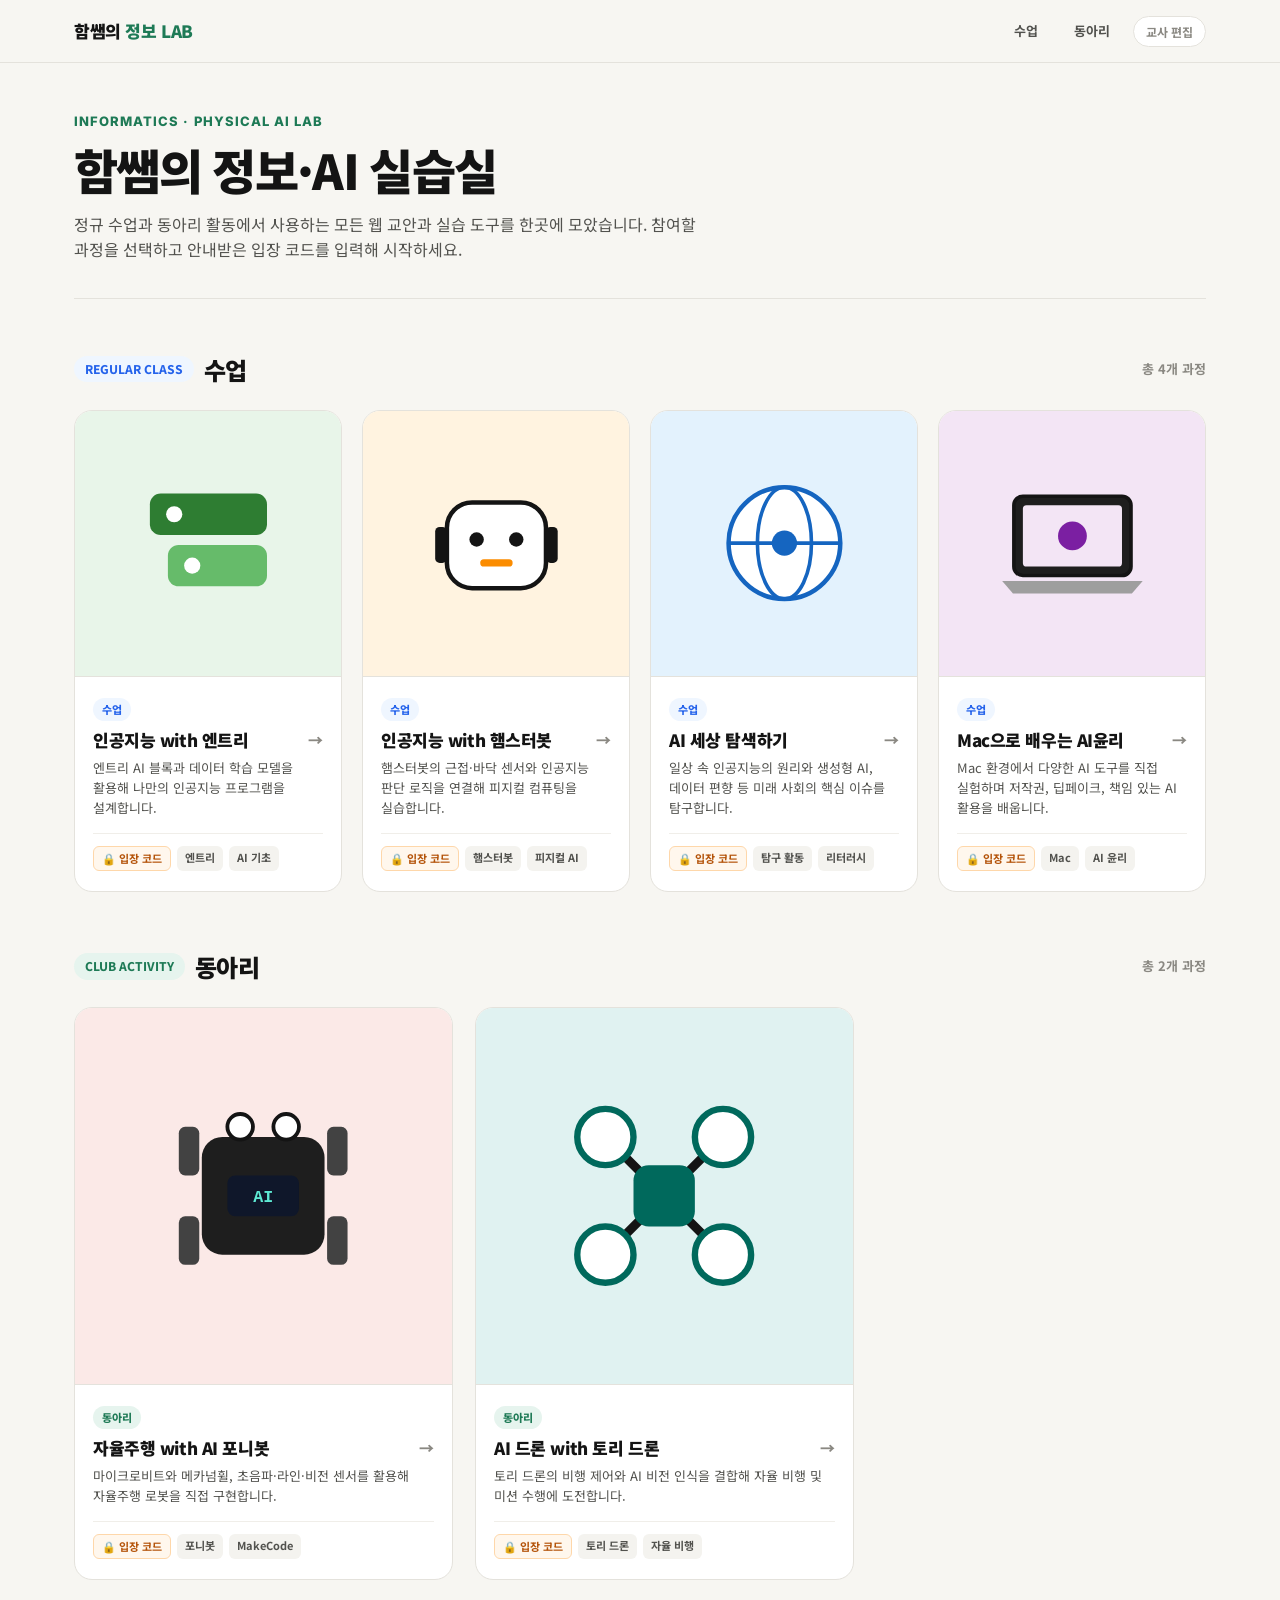
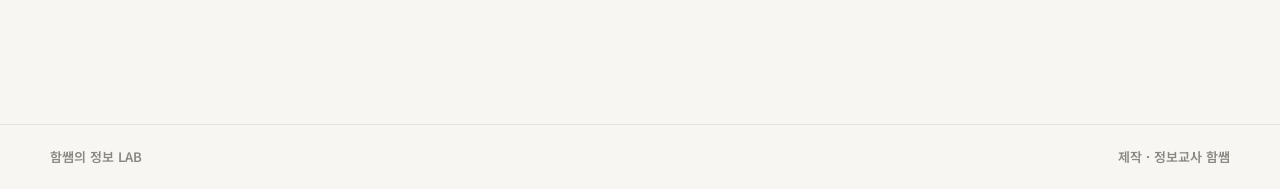
<file: index.html>
<!DOCTYPE html>
<html lang="ko">
<head>
  <meta charset="UTF-8" />
  <meta name="viewport" content="width=device-width, initial-scale=1.0" />
  <title>함쌤의 정보 LAB — 수업 · 동아리 통합 포털</title>
  <link rel="preconnect" href="https://fonts.googleapis.com" />
  <link rel="preconnect" href="https://fonts.gstatic.com" crossorigin />
  <link href="https://fonts.googleapis.com/css2?family=Inter:wght@400;600;700;800&family=JetBrains+Mono:wght@500;700&family=Noto+Sans+KR:wght@400;500;700;800;900&family=Noto+Serif+KR:wght@500;700;900&display=swap" rel="stylesheet" />
  <style>
    :root {
      --bg-paper: #f7f6f2;
      --surface: #ffffff;
      --ink: #141414;
      --ink-sub: #52524e;
      --ink-muted: #8a8882;
      --brand-green: #1e7a56;
      --brand-green-soft: #e6f4ee;
      --brand-blue: #2563eb;
      --brand-blue-soft: #eff6ff;
      --accent: #c84b31;
      --line: #e4e2dc;
      --ease: cubic-bezier(0.22, 1, 0.36, 1);
    }

    * { box-sizing: border-box; margin: 0; padding: 0; }

    body {
      background-color: var(--bg-paper);
      color: var(--ink);
      font-family: 'Noto Sans KR', 'Inter', -apple-system, sans-serif;
      -webkit-font-smoothing: antialiased;
      line-height: 1.55;
      min-height: 100vh;
      display: flex;
      flex-direction: column;
      transition: padding-top 0.3s var(--ease);
    }

    body.edit-mode {
      padding-top: 52px;
      background-color: #efeee9;
    }

    a { color: inherit; text-decoration: none; }

    
    /* ================= FULL-WIDTH FIXED TOP EDITOR BAR ================= */
    #editToolbar {
      position: fixed;
      top: 0; left: 0; right: 0;
      height: 52px;
      z-index: 120;
      display: none;
      align-items: center;
      justify-content: space-between;
      gap: 12px;
      background: #161616;
      color: #ffffff;
      padding: 0 20px;
      border-bottom: 1px solid rgba(255, 255, 255, 0.1);
      box-shadow: 0 4px 20px rgba(0, 0, 0, 0.3);
      font-size: 12px;
      font-weight: 700;
    }
    body.edit-mode #editToolbar { display: flex; }

    .tb-group { display: flex; align-items: center; gap: 7px; }
    .edit-status-badge {
      display: inline-flex; align-items: center; gap: 7px; font-size: 12px; font-weight: 800;
      color: #f5f5f5; padding: 5px 10px; border-radius: 999px;
      background: rgba(200, 75, 49, 0.18); border: 1px solid rgba(200, 75, 49, 0.45); white-space: nowrap;
    }
    .edit-status-dot { width: 7px; height: 7px; border-radius: 50%; background: #ff6b4a; box-shadow: 0 0 8px #ff6b4a; }
    .tb-sep { width: 1px; height: 20px; background: rgba(255, 255, 255, 0.16); margin: 0 2px; }

    .tb-btn {
      background: rgba(255, 255, 255, 0.08); color: #ffffff; border: none; border-radius: 6px;
      padding: 6px 10px; font-size: 12px; font-weight: 700; cursor: pointer; font-family: inherit;
      display: inline-flex; align-items: center; gap: 4px; white-space: nowrap; transition: background 0.15s ease;
    }
    .tb-btn:hover { background: rgba(255, 255, 255, 0.2); }
    .tb-btn.save { background: var(--accent); padding: 6px 12px; }
    .tb-btn.save:hover { background: #b33f27; }
    .tb-btn.github { background: #2563eb; padding: 6px 12px; }
    .tb-btn.github:hover { background: #1d4ed8; }
    .tb-btn:disabled { opacity: 0.55; cursor: wait; }

    .tb-select { background: #262626; color: #ffffff; border: 1px solid rgba(255, 255, 255, 0.16); border-radius: 6px; padding: 5px 8px; font-size: 12px; font-family: inherit; cursor: pointer; }
    .tb-stepper { display: inline-flex; align-items: center; gap: 3px; background: rgba(255, 255, 255, 0.08); border-radius: 6px; padding: 2px 6px; }
    .tb-step-label { font-size: 11px; color: #a3a3a3; margin-right: 2px; }
    .tb-step-val { font-size: 11px; min-width: 32px; text-align: center; font-variant-numeric: tabular-nums; }
    .tb-step-btn { background: transparent; border: none; color: #ffffff; font-size: 13px; font-weight: 800; cursor: pointer; padding: 2px 5px; border-radius: 4px; }
    .tb-step-btn:hover { background: rgba(255, 255, 255, 0.18); }

    /* AI Color Popover */
    .color-wrap { position: relative; }
    #colorPopover {
      position: absolute; top: calc(100% + 10px); left: 0; width: 248px; background: #ffffff; color: #141414;
      border-radius: 12px; padding: 14px; box-shadow: 0 18px 44px rgba(0, 0, 0, 0.28); border: 1px solid var(--line);
      display: none; flex-direction: column; gap: 12px; z-index: 130;
    }
    #colorPopover.open { display: flex; }
    .cp-section-title { font-size: 11px; font-weight: 800; color: var(--ink-muted); display: flex; justify-content: space-between; align-items: center; }
    .cp-ai-grid { display: grid; grid-template-columns: repeat(2, 1fr); gap: 6px; }
    .cp-swatch-btn { display: flex; align-items: center; gap: 7px; padding: 6px 8px; border: 1px solid var(--line); border-radius: 8px; background: #fafafa; cursor: pointer; font-size: 12px; font-weight: 700; color: #141414; font-family: inherit; }
    .cp-swatch-btn:hover { border-color: #141414; background: #f0efe9; }
    .cp-dot { width: 14px; height: 14px; border-radius: 50%; border: 1px solid rgba(0, 0, 0, 0.15); flex-shrink: 0; }
    .cp-custom-row { display: flex; align-items: center; justify-content: space-between; gap: 8px; padding-top: 8px; border-top: 1px solid var(--line); }
    .cp-custom-row input[type="color"] { width: 36px; height: 28px; border: none; background: none; cursor: pointer; }

    .hl {
      background: linear-gradient(transparent 52%, rgba(250, 214, 92, 0.48) 52%);
      padding: 0 4px; border-radius: 2px;
    }

    @media (max-width: 1024px) {
      #editToolbar { height: auto; padding: 8px 14px; flex-wrap: wrap; }
      body.edit-mode { padding-top: 96px; }
      body.edit-mode .site-header { top: 96px; }
    }

    body.edit-mode .editable-text {
      outline: 1px dashed rgba(20, 20, 20, 0.28);
      outline-offset: 3px; border-radius: 4px; cursor: text;
    }
    body.edit-mode .editable-text:focus { outline: 2px solid var(--accent); }

    /* ================= SITE HEADER ================= */
    .site-header {
      position: sticky;
      top: 0;
      z-index: 50;
      background: rgba(247, 246, 242, 0.92);
      backdrop-filter: blur(10px);
      border-bottom: 1px solid var(--line);
    }
    body.edit-mode .site-header { top: 52px; }

    .header-inner {
      max-width: 1180px;
      margin: 0 auto;
      padding: 15px 24px;
      display: flex;
      align-items: center;
      justify-content: space-between;
      gap: 16px;
    }

    .brand {
      display: flex; align-items: center; gap: 10px;
      font-weight: 900; font-size: 17px; letter-spacing: -0.025em;
    }
    .brand-accent { color: var(--brand-green); }

    .header-nav {
      display: flex; align-items: center; gap: 10px;
    }

    .nav-pill {
      padding: 6px 13px; border-radius: 999px; font-size: 13px; font-weight: 700;
      color: var(--ink-sub); transition: all 0.15s ease;
    }
    .nav-pill:hover { background: #eceae4; color: var(--ink); }

    .teacher-btn {
      padding: 6px 12px; border-radius: 999px; border: 1px solid var(--line);
      background: #ffffff; font-size: 12px; font-weight: 700; color: var(--ink-muted);
      cursor: pointer; font-family: inherit; transition: all 0.15s ease;
    }
    .teacher-btn:hover { border-color: var(--ink); color: var(--ink); }

    /* ================= MAIN CONTAINER ================= */
    .container {
      max-width: 1180px;
      width: 100%;
      margin: 0 auto;
      padding: 48px 24px 88px;
      flex: 1;
    }

    /* ================= HERO ================= */
    .hero {
      margin-bottom: 52px;
      padding-bottom: 36px;
      border-bottom: 1px solid var(--line);
    }

    .hero-kicker {
      font-family: 'Inter', sans-serif;
      font-size: 13px;
      font-weight: 800;
      letter-spacing: 0.08em;
      color: var(--brand-green);
      margin-bottom: 10px;
    }

    .hero-title {
      font-size: clamp(32px, 4.2vw, 48px);
      font-weight: 900;
      letter-spacing: -0.035em;
      line-height: 1.18;
      margin-bottom: 14px;
      word-break: keep-all;
    }

    .hero-desc {
      font-size: 16px;
      color: var(--ink-sub);
      max-width: 660px;
      word-break: keep-all;
    }

    /* ================= SECTION HEAD ================= */
    .portal-section {
      margin-bottom: 56px;
    }

    .section-header {
      display: flex;
      align-items: center;
      justify-content: space-between;
      gap: 12px;
      margin-bottom: 22px;
    }

    .section-title-wrap {
      display: flex;
      align-items: center;
      gap: 10px;
    }

    .section-badge {
      font-size: 12px;
      font-weight: 800;
      padding: 4px 11px;
      border-radius: 999px;
    }
    .section-badge.class { background: var(--brand-blue-soft); color: var(--brand-blue); }
    .section-badge.club { background: var(--brand-green-soft); color: var(--brand-green); }

    .section-title {
      font-size: 24px;
      font-weight: 900;
      letter-spacing: -0.025em;
    }

    .section-count {
      font-size: 13px;
      font-weight: 700;
      color: var(--ink-muted);
    }

    /* ================= SQUARE-STYLE CARD GRID ================= */
    .card-grid-4 {
      display: grid;
      grid-template-columns: repeat(4, 1fr);
      gap: 20px;
    }

    .card-grid-2 {
      display: grid;
      grid-template-columns: repeat(2, 1fr);
      gap: 22px;
      max-width: 780px;
    }

    .course-card {
      background: var(--surface);
      border: 1px solid var(--line);
      border-radius: 18px;
      overflow: hidden;
      display: flex;
      flex-direction: column;
      cursor: pointer;
      transition: transform 0.25s var(--ease), box-shadow 0.25s var(--ease), border-color 0.2s ease;
    }

    .course-card:hover {
      transform: translateY(-5px);
      border-color: #c8c5bc;
      box-shadow: 0 18px 36px rgba(0, 0, 0, 0.06);
    }

    body.edit-mode .course-card {
      cursor: default;
    }
    body.edit-mode .course-card:hover {
      transform: none;
      box-shadow: none;
    }

    /* Square Photo Slot (1:1 aspect ratio) */
    .card-thumb {
      position: relative;
      width: 100%;
      aspect-ratio: 1 / 1;
      display: flex;
      align-items: center;
      justify-content: center;
      overflow: hidden;
      border-bottom: 1px solid var(--line);
    }

    .card-thumb img {
      width: 100%;
      height: 100%;
      object-fit: cover;
      display: block;
    }

    .card-thumb svg {
      width: 68%;
      height: 68%;
      object-fit: contain;
    }

    .thumb-edit-overlay {
      display: none;
      position: absolute;
      inset: 0;
      background: rgba(20, 20, 20, 0.68);
      color: #ffffff;
      flex-direction: column;
      align-items: center;
      justify-content: center;
      text-align: center;
      padding: 16px;
      gap: 6px;
      font-size: 13px;
      font-weight: 700;
      cursor: pointer;
      opacity: 0;
      transition: opacity 0.2s ease;
    }
    body.edit-mode .thumb-edit-overlay { display: flex; }
    body.edit-mode .card-thumb:hover .thumb-edit-overlay,
    body.edit-mode .card-thumb.selected .thumb-edit-overlay { opacity: 1; }
    body.edit-mode .card-thumb.selected { outline: 3px solid var(--accent); outline-offset: -3px; }

    .card-body {
      padding: 18px 18px 20px;
      display: flex;
      flex-direction: column;
      flex: 1;
      justify-content: space-between;
      gap: 14px;
    }

    .card-pill {
      display: inline-block;
      font-size: 11px;
      font-weight: 800;
      padding: 3px 9px;
      border-radius: 999px;
      margin-bottom: 8px;
    }
    .card-pill.class { background: var(--brand-blue-soft); color: var(--brand-blue); }
    .card-pill.club { background: var(--brand-green-soft); color: var(--brand-green); }

    .card-title {
      font-size: 17px;
      font-weight: 900;
      letter-spacing: -0.025em;
      line-height: 1.32;
      margin-bottom: 7px;
      word-break: keep-all;
      display: flex;
      align-items: center;
      justify-content: space-between;
      gap: 6px;
    }

    .card-arrow {
      font-size: 15px;
      color: var(--ink-muted);
      transition: transform 0.2s var(--ease), color 0.2s ease;
      flex-shrink: 0;
    }
    .course-card:hover .card-arrow {
      transform: translateX(3px);
      color: var(--ink);
    }

    .card-desc {
      font-size: 13px;
      color: var(--ink-sub);
      line-height: 1.55;
      word-break: keep-all;
    }

    .card-tags {
      display: flex;
      flex-wrap: wrap;
      gap: 6px;
      padding-top: 12px;
      border-top: 1px solid #f0eee9;
    }

    .meta-tag {
      font-size: 11px;
      font-weight: 700;
      padding: 3px 8px;
      border-radius: 6px;
      background: #f4f3ef;
      color: var(--ink-sub);
    }
    .meta-tag.lock {
      background: #fff7ed;
      color: #b45309;
      border: 1px solid #fed7aa;
    }

    /* Teacher Card Edit Panel */
    .card-edit-box {
      display: none;
      margin-top: 12px;
      padding-top: 12px;
      border-top: 1px dashed var(--line);
      flex-direction: column;
      gap: 7px;
      font-size: 11px;
    }
    body.edit-mode .card-edit-box { display: flex; }
    .card-edit-row { display: flex; align-items: center; gap: 6px; }
    .card-edit-row label { width: 44px; color: var(--ink-muted); font-weight: 700; flex-shrink: 0; }
    .card-edit-row input {
      flex: 1; padding: 5px 8px; border: 1px solid var(--line); border-radius: 6px;
      font-size: 11px; font-family: 'JetBrains Mono', monospace; outline: none;
    }
    .card-edit-row input:focus { border-color: var(--ink); }
    .mini-apply-btn {
      padding: 5px 8px; border-radius: 6px; border: none; background: var(--ink);
      color: #fff; font-size: 11px; font-weight: 700; cursor: pointer; font-family: inherit;
    }

    /* ================= MODALS ================= */
    .modal-backdrop {
      position: fixed; inset: 0; background: rgba(0, 0, 0, 0.48); backdrop-filter: blur(4px);
      z-index: 150; display: none; align-items: center; justify-content: center; padding: 20px;
    }
    .modal-backdrop.open { display: flex; }

    .modal-card {
      width: 100%; max-width: 390px; background: #ffffff; border-radius: 18px;
      padding: 28px 24px; box-shadow: 0 24px 60px rgba(0, 0, 0, 0.24); text-align: center;
    }
    .modal-card.shake { animation: shake 0.34s ease; }
    @keyframes shake { 0%, 100% { transform: translateX(0); } 25% { transform: translateX(-8px); } 75% { transform: translateX(8px); } }

    .modal-kicker { font-size: 11px; font-weight: 800; letter-spacing: 0.1em; color: var(--brand-green); margin-bottom: 6px; }
    .modal-title { font-size: 20px; font-weight: 900; letter-spacing: -0.02em; }
    .modal-sub { font-size: 13px; color: var(--ink-sub); margin-top: 6px; word-break: keep-all; }

    .code-input {
      width: 100%; margin: 18px 0 8px; padding: 13px; font-size: 22px; font-weight: 800;
      letter-spacing: 0.3em; text-align: center; border: 1.5px solid var(--line);
      border-radius: 12px; outline: none; font-family: 'JetBrains Mono', monospace;
    }
    .code-input:focus { border-color: var(--ink); }

    .modal-error { min-height: 18px; font-size: 12px; font-weight: 700; color: var(--accent); margin-bottom: 14px; }
    .modal-actions { display: grid; grid-template-columns: 1fr 1fr; gap: 8px; }
    .m-btn {
      padding: 11px; border-radius: 10px; border: 1px solid var(--line);
      background: #f4f3ef; font-size: 14px; font-weight: 700; cursor: pointer; font-family: inherit;
    }
    .m-btn.primary { background: var(--ink); color: #ffffff; border-color: var(--ink); }
    .m-btn.danger { background: #fff5f3; color: var(--accent); border-color: rgba(200, 75, 49, 0.35); margin-top: 8px; width: 100%; font-size: 13px; }

    .gh-form { text-align: left; display: flex; flex-direction: column; gap: 10px; margin: 16px 0 18px; }
    .gh-field label { display: block; font-size: 12px; font-weight: 700; color: var(--ink-sub); margin-bottom: 4px; }
    .gh-field input { width: 100%; padding: 9px 11px; border: 1.5px solid var(--line); border-radius: 8px; font-size: 13px; font-family: inherit; outline: none; }
    .gh-note { font-size: 11px; color: var(--ink-muted); line-height: 1.45; background: #f7f6f2; padding: 9px 11px; border-radius: 8px; }

    #toastNotice {
      position: fixed; top: 66px; left: 50%; transform: translateX(-50%) translateY(-10px);
      z-index: 170; background: #141414; color: #ffffff; padding: 10px 18px;
      border-radius: 999px; font-size: 13px; font-weight: 700;
      box-shadow: 0 12px 28px rgba(0, 0, 0, 0.25); opacity: 0; pointer-events: none;
      transition: opacity 0.25s ease, transform 0.25s ease;
    }
    #toastNotice.show { opacity: 1; transform: translateX(-50%) translateY(0); }

    /* ================= FOOTER ================= */
    .site-footer {
      border-top: 1px solid var(--line);
      padding: 22px 24px;
      font-size: 13px;
      color: var(--ink-muted);
      font-weight: 600;
    }
    .footer-inner {
      max-width: 1180px;
      margin: 0 auto;
      display: flex;
      justify-content: space-between;
      align-items: center;
      flex-wrap: wrap;
      gap: 10px;
    }

    @media (max-width: 1024px) {
      .card-grid-4 { grid-template-columns: repeat(2, 1fr); }
    }
    @media (max-width: 600px) {
      .card-grid-4, .card-grid-2 { grid-template-columns: 1fr; }
      .nav-pill { display: none; }
      .container { padding: 32px 18px 64px; }
    }
  </style>
</head>
<body>

  <div id="toastNotice"></div>

    <!-- Full-Width Fixed Top Teacher Editor Bar (Unified with Deck) -->
  <header id="editToolbar" onmousedown="if(event.target.tagName !== 'SELECT' && event.target.tagName !== 'INPUT') event.preventDefault()">
    <div class="tb-group">
      <span class="edit-status-badge"><span class="edit-status-dot"></span>편집 모드</span>
    </div>

    <div class="tb-group">
      <button class="tb-btn" onclick="execFormat('bold')" title="굵게 (Ctrl/Cmd+B)"><strong>B</strong></button>
      <button class="tb-btn" onclick="toggleHighlightSelection()" title="형광펜 강조">🖍 형광펜</button>

      <select id="fontSelect" class="tb-select" onchange="applyFontFamily(this.value)" title="서체 변경">
        <option value="'Noto Sans KR', sans-serif">고딕 (기본)</option>
        <option value="'Noto Serif KR', serif">명조체</option>
        <option value="'JetBrains Mono', monospace">코딩 고정폭</option>
      </select>

      <div class="color-wrap">
        <button class="tb-btn" onclick="toggleColorPopover()" title="글자 색 변경">🎨 색상 ▾</button>
        <div id="colorPopover">
          <div class="cp-section-title">
            <span>✨ AI 추천 색</span>
            <span id="cpBgBadge" style="font-weight:600; color:var(--accent);">밝은 배경용</span>
          </div>
          <div id="cpAiGrid" class="cp-ai-grid"></div>
          <div class="cp-custom-row">
            <span style="font-size:12px; font-weight:700;">직접 선택</span>
            <div style="display:flex; align-items:center; gap:6px;">
              <input id="customColorInput" type="color" value="#141414" oninput="applyTextColor(this.value)" />
              <button class="tb-btn" style="background:#141414;" onclick="toggleColorPopover(false)">닫기</button>
            </div>
          </div>
        </div>
      </div>

      <div class="tb-sep"></div>

      <div class="tb-stepper" title="선택한 글자·문단의 크기 조절">
        <span class="tb-step-label">크기</span>
        <button class="tb-step-btn" onclick="adjustFontSize(-2)">−</button>
        <span id="fsVal" class="tb-step-val" style="min-width:36px;">16px</span>
        <button class="tb-step-btn" onclick="adjustFontSize(2)">+</button>
      </div>

      <div class="tb-stepper" title="선택한 문단의 줄간격 조절">
        <span class="tb-step-label">줄간격</span>
        <button class="tb-step-btn" onclick="adjustLineHeight(-0.1)">−</button>
        <span id="lhVal" class="tb-step-val">1.5</span>
        <button class="tb-step-btn" onclick="adjustLineHeight(0.1)">+</button>
      </div>

      <div class="tb-stepper" title="선택한 문단의 글자간격 조절">
        <span class="tb-step-label">자간</span>
        <button class="tb-step-btn" onclick="adjustLetterSpacing(-0.01)">−</button>
        <span id="lsVal" class="tb-step-val">-0.02</span>
        <button class="tb-step-btn" onclick="adjustLetterSpacing(0.01)">+</button>
      </div>
    </div>

    <div class="tb-group">
      <button id="btnGithubPush" class="tb-btn github" onclick="pushToGitHub()" title="공유 중인 GitHub 페이지에 바로 반영">☁️ GitHub 반영</button>
      <button class="tb-btn" onclick="openGithubConfigModal()" title="GitHub 저장소·토큰 설정">⚙️</button>
      <button class="tb-btn save" onclick="exportCleanHTML()" title="로컬 PC에 HTML 파일로 백업">💾 저장</button>
      <button class="tb-btn" onclick="exitEditMode()">종료</button>
    </div>
  </header>

  <!-- Site Header -->
  <header class="site-header">
    <div class="header-inner">
      <a href="./index.html" class="brand">
        <span class="editable-text">함쌤의 <span class="brand-accent">정보 LAB</span></span>
      </a>
      <nav class="header-nav">
        <a href="#section-classes" class="nav-pill">수업</a>
        <a href="#section-clubs" class="nav-pill">동아리</a>
        <button class="teacher-btn" onclick="requestEditMode()" title="교사 편집 모드 (단축키 E)">교사 편집</button>
      </nav>
    </div>
  </header>

  <main class="container">
    <!-- Hero -->
    <section class="hero">
      <div class="hero-kicker editable-text">INFORMATICS · PHYSICAL AI LAB</div>
      <h1 class="hero-title editable-text">함쌤의 정보·AI 실습실</h1>
      <p class="hero-desc editable-text">
        정규 수업과 동아리 활동에서 사용하는 모든 웹 교안과 실습 도구를 한곳에 모았습니다.
        참여할 과정을 선택하고 안내받은 입장 코드를 입력해 시작하세요.
      </p>
    </section>

    <!-- Section 1: 수업 -->
    <section id="section-classes" class="portal-section">
      <div class="section-header">
        <div class="section-title-wrap">
          <span class="section-badge class">REGULAR CLASS</span>
          <h2 class="section-title editable-text">수업</h2>
        </div>
        <span class="section-count">총 4개 과정</span>
      </div>
      <div id="classesGrid" class="card-grid-4"></div>
    </section>

    <!-- Section 2: 동아리 -->
    <section id="section-clubs" class="portal-section">
      <div class="section-header">
        <div class="section-title-wrap">
          <span class="section-badge club">CLUB ACTIVITY</span>
          <h2 class="section-title editable-text">동아리</h2>
        </div>
        <span class="section-count">총 2개 과정</span>
      </div>
      <div id="clubsGrid" class="card-grid-2"></div>
    </section>
  </main>

  <footer class="site-footer">
    <div class="footer-inner">
      <span class="editable-text">함쌤의 정보 LAB</span>
      <span class="editable-text">제작 · 정보교사 함쌤</span>
    </div>
  </footer>

  <!-- Course Access Code Modal -->
  <div id="accessModal" class="modal-backdrop" onclick="if(event.target.id==='accessModal') closeAccessModal()">
    <div id="accessCard" class="modal-card">
      <div id="accessCategory" class="modal-kicker">수업 입장</div>
      <div id="accessCourseTitle" class="modal-title">과정 이름</div>
      <p class="modal-sub">선생님이 안내한 입장 코드를 입력해 주세요.</p>
      <input id="accessCodeInput" class="code-input" type="password" inputmode="numeric" maxlength="10" placeholder="••••" autocomplete="off" />
      <div id="accessErrorMsg" class="modal-error"></div>
      <div class="modal-actions">
        <button class="m-btn" onclick="closeAccessModal()">취소</button>
        <button class="m-btn primary" onclick="verifyCourseAccess()">입장하기</button>
      </div>
    </div>
  </div>

  <!-- Teacher Auth Modal -->
  <div id="teacherAuthModal" class="modal-backdrop" onclick="if(event.target.id==='teacherAuthModal') closeAuthModal()">
    <div id="authCard" class="modal-card">
      <div class="modal-kicker" style="color:var(--accent);">TEACHER ONLY</div>
      <div class="modal-title">교사 인증 코드 입력</div>
      <p class="modal-sub">포털 편집 모드를 열려면 4자리 코드를 입력하세요.</p>
      <input id="authCodeInput" class="code-input" type="password" inputmode="numeric" maxlength="4" placeholder="••••" autocomplete="off" />
      <div id="authErrorMsg" class="modal-error"></div>
      <div class="modal-actions">
        <button class="m-btn" onclick="closeAuthModal()">취소</button>
        <button class="m-btn primary" onclick="verifyTeacherCode()">확인</button>
      </div>
    </div>
  </div>

  <!-- GitHub Sync Config Modal -->
  <div id="githubConfigModal" class="modal-backdrop" onclick="if(event.target.id==='githubConfigModal') closeGithubConfigModal()">
    <div class="modal-card" style="max-width: 420px;">
      <div class="modal-kicker" style="color:#2563eb;">GITHUB AUTO-SYNC</div>
      <div class="modal-title">GitHub 연동 설정</div>
      <div class="gh-form">
        <div class="gh-field">
          <label>GitHub 아이디 (Owner)</label>
          <input id="ghOwner" type="text" placeholder="예: hamssam-lab" />
        </div>
        <div class="gh-field">
          <label>저장소 이름 (Repository)</label>
          <input id="ghRepo" type="text" placeholder="예: INFORMATICS-LAB" />
        </div>
        <div class="gh-field" style="display:grid; grid-template-columns: 1fr 1.6fr; gap:8px;">
          <div>
            <label>브랜치</label>
            <input id="ghBranch" type="text" placeholder="main" />
          </div>
          <div>
            <label>파일 경로</label>
            <input id="ghPath" type="text" placeholder="index.html" />
          </div>
        </div>
        <div class="gh-field">
          <label>Personal Access Token (탭 닫으면 자동 삭제)</label>
          <input id="ghToken" type="password" placeholder="github_pat_..." autocomplete="off" />
        </div>
        <div class="gh-note">
          🔒 토큰은 현재 브라우저 탭(sessionStorage)에만 임시 보관되며, 탭을 닫으면 자동 삭제되고 HTML 파일에는 절대 저장되지 않습니다.
        </div>
      </div>
      <div class="modal-actions">
        <button class="m-btn" onclick="closeGithubConfigModal()">취소</button>
        <button class="m-btn primary" onclick="saveGithubConfig()">설정 저장</button>
      </div>
      <button class="m-btn danger" onclick="clearGithubToken()">🗑️ 저장된 토큰 즉시 삭제</button>
    </div>
  </div>

  <!-- Course Data Store -->
  <script id="coursesData" type="application/json">
{
  "classes": [
    {
      "id": "entry-ai",
      "category": "수업",
      "title": "인공지능 with 엔트리",
      "desc": "엔트리 AI 블록과 데이터 학습 모델을 활용해 나만의 인공지능 프로그램을 설계합니다.",
      "tags": [
        "입장 코드",
        "엔트리",
        "AI 기초"
      ],
      "href": "",
      "codeHash": "fe675fe7aaee830b6fed09b64e034f84dcbdaeb429d9cccd4ebb90e15af8dd71",
      "accent": "#e8f5e9",
      "svgType": "entry"
    },
    {
      "id": "hamster-ai",
      "category": "수업",
      "title": "인공지능 with 햄스터봇",
      "desc": "햄스터봇의 근접·바닥 센서와 인공지능 판단 로직을 연결해 피지컬 컴퓨팅을 실습합니다.",
      "tags": [
        "입장 코드",
        "햄스터봇",
        "피지컬 AI"
      ],
      "href": "",
      "codeHash": "b281bc2c616cb3c3a097215fdc9397ae87e6e06b156cc34e656be7a1a9ce8839",
      "accent": "#fff3e0",
      "svgType": "hamster"
    },
    {
      "id": "ai-world",
      "category": "수업",
      "title": "AI 세상 탐색하기",
      "desc": "일상 속 인공지능의 원리와 생성형 AI, 데이터 편향 등 미래 사회의 핵심 이슈를 탐구합니다.",
      "tags": [
        "입장 코드",
        "탐구 활동",
        "리터러시"
      ],
      "href": "",
      "codeHash": "8c9a013ab70c0434313e3e881c310b9ff24aff1075255ceede3f2c239c231623",
      "accent": "#e3f2fd",
      "svgType": "world"
    },
    {
      "id": "mac-ethics",
      "category": "수업",
      "title": "Mac으로 배우는 AI윤리",
      "desc": "Mac 환경에서 다양한 AI 도구를 직접 실험하며 저작권, 딥페이크, 책임 있는 AI 활용을 배웁니다.",
      "tags": [
        "입장 코드",
        "Mac",
        "AI 윤리"
      ],
      "href": "",
      "codeHash": "75992a5ac67ff644d3063976c2effd10bdd93fcc109798e3d5c1acf2e530d01a",
      "accent": "#f3e5f5",
      "svgType": "mac"
    }
  ],
  "clubs": [
    {
      "id": "ponybot-club",
      "category": "동아리",
      "title": "자율주행 with AI 포니봇",
      "desc": "마이크로비트와 메카넘휠, 초음파·라인·비전 센서를 활용해 자율주행 로봇을 직접 구현합니다.",
      "tags": [
        "입장 코드",
        "포니봇",
        "MakeCode"
      ],
      "href": "./ponybot_main.html",
      "codeHash": "85d6385b945c0d602103db39b0b654b2af93b5127938e26a959c123f0789b948",
      "accent": "#fbe9e7",
      "svgType": "ponybot"
    },
    {
      "id": "tori-drone",
      "category": "동아리",
      "title": "AI 드론 with 토리 드론",
      "desc": "토리 드론의 비행 제어와 AI 비전 인식을 결합해 자율 비행 및 미션 수행에 도전합니다.",
      "tags": [
        "입장 코드",
        "토리 드론",
        "자율 비행"
      ],
      "href": "",
      "codeHash": "6c94e35ccc352d4e9ef0b99562cff995a5741ce8de8ad11b568892934daee366",
      "accent": "#e0f2f1",
      "svgType": "drone"
    }
  ]
}
  </script>

  <script>
    const TEACHER_PASSCODE_HASH = '85d6385b945c0d602103db39b0b654b2af93b5127938e26a959c123f0789b948';
    const GH_META_KEY = 'hamssam_gh_meta_index';
    const GH_TOKEN_KEY = 'hamssam_gh_session_token';

    let DATA = JSON.parse(document.getElementById('coursesData').textContent);
    let isTeacherAuthenticated = false;
    let editMode = false;
    let pendingCourse = null;
    let selectedThumbInfo = null;
    let toastTimer = null;

    // SHA-256 Helper (Web Crypto + local file:// fallback)
    async function sha256Hex(message) {
      if (window.crypto && window.crypto.subtle) {
        const buf = await crypto.subtle.digest('SHA-256', new TextEncoder().encode(message));
        return Array.from(new Uint8Array(buf)).map(b => b.toString(16).padStart(2, '0')).join('');
      }
      const rr = (v, a) => (v >>> a) | (v << (32 - a));
      const maxWord = Math.pow(2, 32);
      let result = '', words = [], bitLen = message.length * 8;
      const hash = [0x6a09e667,0xbb67ae85,0x3c6ef372,0xa54ff53a,0x510e527f,0x9b05688c,0x1f83d9ab,0x5be0cd19];
      const k = [
        0x428a2f98,0x71374491,0xb5c0fbcf,0xe9b5dba5,0x3956c25b,0x59f111f1,0x923f82a4,0xab1c5ed5,
        0xd807aa98,0x12835b01,0x243185be,0x550c7dc3,0x72be5d74,0x80deb1fe,0x9bdc06a7,0xc19bf174,
        0xe49b69c1,0xefbe4786,0x0fc19dc6,0x240ca1cc,0x2de92c6f,0x4a7484aa,0x5cb0a9dc,0x76f988da,
        0x983e5152,0xa831c66d,0xb00327c8,0xbf597fc7,0xc6e00bf3,0xd5a79147,0x06ca6351,0x14292967,
        0x27b70a85,0x2e1b2138,0x4d2c6dfc,0x53380d13,0x650a7354,0x766a0abb,0x81c2c92e,0x92722c85,
        0xa2bfe8a1,0xa81a664b,0xc24b8b70,0xc76c51a3,0xd192e819,0xd6990624,0xf40e3585,0x106aa070,
        0x19a4c116,0x1e376c08,0x2748774c,0x34b0bcb5,0x391c0cb3,0x4ed8aa4a,0x5b9cca4f,0x682e6ff3,
        0x748f82ee,0x78a5636f,0x84c87814,0x8cc70208,0x90befffa,0xa4506ceb,0xbef9a3f7,0xc67178f2
      ];
      message += '\x80';
      while (message.length % 64 - 56) message += '\x00';
      for (let i = 0; i < message.length; i++) words[i >> 2] |= message.charCodeAt(i) << ((3 - i) % 4) * 8;
      words.push((bitLen / maxWord) | 0, bitLen);
      for (let j = 0; j < words.length;) {
        const w = words.slice(j, j += 16), old = hash.slice(0);
        for (let i = 0; i < 64; i++) {
          const w15 = w[i - 15], w2 = w[i - 2], a = hash[0], e = hash[4];
          const t1 = hash[7] + (rr(e,6)^rr(e,11)^rr(e,25)) + ((e&hash[5])^((~e)&hash[6])) + k[i]
            + (w[i] = (i < 16) ? w[i] : (w[i-16] + (rr(w15,7)^rr(w15,18)^(w15>>>3)) + w[i-7] + (rr(w2,17)^rr(w2,19)^(w2>>>10))) | 0);
          const t2 = (rr(a,2)^rr(a,13)^rr(a,22)) + ((a&hash[1])^(a&hash[2])^(hash[1]&hash[2]));
          hash.unshift((t1 + t2) | 0); hash[4] = (hash[4] + t1) | 0; hash.pop();
        }
        for (let i = 0; i < 8; i++) hash[i] = (hash[i] + old[i]) | 0;
      }
      for (let i = 0; i < 8; i++) for (let j = 3; j + 1; j--) { const b = (hash[i] >> (j * 8)) & 255; result += (b < 16 ? '0' : '') + b.toString(16); }
      return result;
    }

    function showToast(msg, ms = 3000) {
      const el = document.getElementById('toastNotice');
      el.textContent = msg;
      el.classList.add('show');
      clearTimeout(toastTimer);
      toastTimer = setTimeout(() => el.classList.remove('show'), ms);
    }

    function escapeHtml(s) {
      return String(s || '').replace(/&/g,'&amp;').replace(/</g,'&lt;').replace(/>/g,'&gt;').replace(/"/g,'&quot;');
    }

    function getPlaceholderSvg(type) {
      const svgs = {
        entry: `<svg viewBox="0 0 200 200" fill="none"><rect x="35" y="45" width="130" height="46" rx="12" fill="#2E7D32"/><rect x="55" y="102" width="110" height="46" rx="12" fill="#66BB6A"/><circle cx="62" cy="68" r="9" fill="#fff"/><circle cx="82" cy="125" r="9" fill="#fff"/></svg>`,
        hamster: `<svg viewBox="0 0 200 200" fill="none"><rect x="45" y="55" width="110" height="95" rx="28" fill="#FFFFFF" stroke="#141414" stroke-width="5"/><circle cx="78" cy="96" r="8" fill="#141414"/><circle cx="122" cy="96" r="8" fill="#141414"/><rect x="82" y="118" width="36" height="8" rx="4" fill="#FB8C00"/><rect x="32" y="82" width="13" height="40" rx="5" fill="#141414"/><rect x="155" y="82" width="13" height="40" rx="5" fill="#141414"/></svg>`,
        world: `<svg viewBox="0 0 200 200" fill="none"><circle cx="100" cy="100" r="62" fill="#FFFFFF" stroke="#1565C0" stroke-width="5"/><ellipse cx="100" cy="100" rx="30" ry="62" stroke="#1565C0" stroke-width="4"/><line x1="38" y1="100" x2="162" y2="100" stroke="#1565C0" stroke-width="4"/><circle cx="100" cy="100" r="14" fill="#1565C0"/></svg>`,
        mac: `<svg viewBox="0 0 200 200" fill="none"><rect x="35" y="48" width="130" height="88" rx="10" fill="#1E1E1E" stroke="#141414" stroke-width="4"/><rect x="45" y="58" width="110" height="68" rx="4" fill="#F3E5F5"/><path d="M22 142 H178 L166 156 H34 Z" fill="#9E9E9E"/><circle cx="100" cy="92" r="16" fill="#7B1FA2"/></svg>`,
        ponybot: `<svg viewBox="0 0 200 200" fill="none"><rect x="52" y="54" width="96" height="92" rx="16" fill="#1E1E1E"/><rect x="34" y="46" width="16" height="38" rx="5" fill="#424242"/><rect x="150" y="46" width="16" height="38" rx="5" fill="#424242"/><rect x="34" y="116" width="16" height="38" rx="5" fill="#424242"/><rect x="150" y="116" width="16" height="38" rx="5" fill="#424242"/><circle cx="82" cy="46" r="10" fill="#fff" stroke="#141414" stroke-width="3"/><circle cx="118" cy="46" r="10" fill="#fff" stroke="#141414" stroke-width="3"/><rect x="72" y="84" width="56" height="32" rx="6" fill="#0F172A"/><text x="100" y="105" fill="#5EEAD4" font-family="monospace" font-size="13" font-weight="bold" text-anchor="middle">AI</text></svg>`,
        drone: `<svg viewBox="0 0 200 200" fill="none"><line x1="56" y1="56" x2="144" y2="144" stroke="#141414" stroke-width="7" stroke-linecap="round"/><line x1="144" y1="56" x2="56" y2="144" stroke="#141414" stroke-width="7" stroke-linecap="round"/><circle cx="54" cy="54" r="22" fill="#fff" stroke="#00695C" stroke-width="5"/><circle cx="146" cy="54" r="22" fill="#fff" stroke="#00695C" stroke-width="5"/><circle cx="54" cy="146" r="22" fill="#fff" stroke="#00695C" stroke-width="5"/><circle cx="146" cy="146" r="22" fill="#fff" stroke="#00695C" stroke-width="5"/><rect x="76" y="76" width="48" height="48" rx="12" fill="#00695C"/></svg>`
      };
      return svgs[type] || svgs.world;
    }

    function renderGroup(groupKey, containerId) {
      const grid = document.getElementById(containerId);
      grid.innerHTML = '';
      const isClass = groupKey === 'classes';

      DATA[groupKey].forEach((item, idx) => {
        const card = document.createElement('article');
        card.className = 'course-card';
        card.onclick = (e) => {
          if (editMode) return;
          openAccessModal(groupKey, idx);
        };

        const thumbHtml = item.imgData
          ? `<img src="${item.imgData}" alt="${escapeHtml(item.title)}" />`
          : getPlaceholderSvg(item.svgType);

        const tagsHtml = (item.tags || []).map((t, ti) =>
          `<span class="meta-tag ${ti === 0 ? 'lock' : ''}">${ti === 0 ? '🔒 ' : ''}${escapeHtml(t)}</span>`
        ).join('');

        card.innerHTML = `
          <div class="card-thumb" style="background:${item.accent || '#f4f3ef'};" data-group="${groupKey}" data-idx="${idx}">
            ${thumbHtml}
            <div class="thumb-edit-overlay">
              <span>📷 수업 사진 넣기</span>
              <span style="font-size:11px; font-weight:500;">클릭 후 Ctrl+V 또는 파일 드래그</span>
            </div>
          </div>
          <div class="card-body">
            <div>
              <span class="card-pill ${isClass ? 'class' : 'club'}">${escapeHtml(item.category)}</span>
              <h3 class="card-title">
                <span class="${editMode ? 'editable-text' : ''}" ${editMode ? `contenteditable="true" oninput="updateItemText('${groupKey}', ${idx}, 'title', this.innerText)"` : ''}>${escapeHtml(item.title)}</span>
                <span class="card-arrow">→</span>
              </h3>
              <p class="card-desc ${editMode ? 'editable-text' : ''}" ${editMode ? `contenteditable="true" oninput="updateItemText('${groupKey}', ${idx}, 'desc', this.innerText)"` : ''}>${escapeHtml(item.desc)}</p>
            </div>
            <div>
              <div class="card-tags">${tagsHtml}</div>
              <div class="card-edit-box" onclick="event.stopPropagation()">
                <div class="card-edit-row">
                  <label>링크</label>
                  <input type="text" value="${escapeHtml(item.href)}" placeholder="./ponybot_main.html" oninput="updateItemText('${groupKey}', ${idx}, 'href', this.value)" />
                </div>
                <div class="card-edit-row">
                  <label>입장코드</label>
                  <input id="code-set-${groupKey}-${idx}" type="password" placeholder="새 코드 입력 후 적용" />
                  <button class="mini-apply-btn" onclick="updateCourseCode('${groupKey}', ${idx})">변경</button>
                </div>
              </div>
            </div>
          </div>
        `;

        // Image slot drag/click handlers for edit mode
        const thumb = card.querySelector('.card-thumb');
        thumb.addEventListener('click', (e) => {
          if (!editMode || !isTeacherAuthenticated) return;
          e.stopPropagation();
          document.querySelectorAll('.card-thumb').forEach(t => t.classList.remove('selected'));
          thumb.classList.add('selected');
          selectedThumbInfo = { groupKey, idx };
        });
        thumb.addEventListener('dragover', (e) => {
          if (!editMode || !isTeacherAuthenticated) return;
          e.preventDefault();
          thumb.classList.add('selected');
        });
        thumb.addEventListener('dragleave', () => {
          if (!editMode) return;
          thumb.classList.remove('selected');
        });
        thumb.addEventListener('drop', (e) => {
          if (!editMode || !isTeacherAuthenticated) return;
          e.preventDefault();
          thumb.classList.remove('selected');
          const file = e.dataTransfer.files[0];
          if (file && file.type.startsWith('image/')) {
            const reader = new FileReader();
            reader.onload = (ev) => {
              DATA[groupKey][idx].imgData = ev.target.result;
              renderAll();
              showToast('📷 카드 사진이 교체되었습니다.');
            };
            reader.readAsDataURL(file);
          }
        });

        grid.appendChild(card);
      });
    }

    function renderAll() {
      renderGroup('classes', 'classesGrid');
      renderGroup('clubs', 'clubsGrid');
    }

    window.addEventListener('paste', (e) => {
      if (!editMode || !isTeacherAuthenticated || !selectedThumbInfo) return;
      const items = e.clipboardData?.items || [];
      for (const item of items) {
        if (item.type.startsWith('image/')) {
          const reader = new FileReader();
          reader.onload = (ev) => {
            DATA[selectedThumbInfo.groupKey][selectedThumbInfo.idx].imgData = ev.target.result;
            renderAll();
            showToast('📷 클립보드 사진이 적용되었습니다.');
          };
          reader.readAsDataURL(item.getAsFile());
          break;
        }
      }
    });

    function updateItemText(groupKey, idx, field, val) {
      if (!editMode || !isTeacherAuthenticated) return;
      DATA[groupKey][idx][field] = val.trim();
    }

    async function updateCourseCode(groupKey, idx) {
      if (!editMode || !isTeacherAuthenticated) return;
      const input = document.getElementById(`code-set-${groupKey}-${idx}`);
      const raw = input.value.trim();
      if (!raw) { showToast('⚠️ 새 입장 코드를 입력해 주세요.'); return; }
      DATA[groupKey][idx].codeHash = await sha256Hex(raw);
      input.value = '';
      showToast(`🔒 '${DATA[groupKey][idx].title}' 입장 코드가 변경되었습니다.`);
    }

    /* ================= ACCESS CODE MODAL ================= */
    function openAccessModal(groupKey, idx) {
      pendingCourse = DATA[groupKey][idx];
      document.getElementById('accessCategory').textContent = pendingCourse.category + ' 입장 확인';
      document.getElementById('accessCourseTitle').textContent = pendingCourse.title;
      document.getElementById('accessErrorMsg').textContent = '';
      const input = document.getElementById('accessCodeInput');
      input.value = '';
      document.getElementById('accessModal').classList.add('open');
      setTimeout(() => input.focus(), 50);
    }

    function closeAccessModal() {
      document.getElementById('accessModal').classList.remove('open');
      pendingCourse = null;
    }

    async function verifyCourseAccess() {
      if (!pendingCourse) return;
      const input = document.getElementById('accessCodeInput');
      const err = document.getElementById('accessErrorMsg');
      const card = document.getElementById('accessCard');
      const enteredHash = await sha256Hex(input.value.trim());

      if (enteredHash === pendingCourse.codeHash) {
        const target = pendingCourse.href;
        const title = pendingCourse.title;
        closeAccessModal();
        if (target) {
          location.href = target;
        } else {
          showToast(`✅ '${title}' 인증 성공! (연결될 교안 페이지 준비 중)`, 3500);
        }
      } else {
        err.textContent = '입장 코드가 올바르지 않습니다. 다시 확인해 주세요.';
        card.classList.remove('shake');
        void card.offsetWidth;
        card.classList.add('shake');
        input.value = '';
        input.focus();
      }
    }

    document.getElementById('accessCodeInput').addEventListener('keydown', (e) => {
      if (e.key === 'Enter') verifyCourseAccess();
      if (e.key === 'Escape') closeAccessModal();
    });

    /* ================= TEACHER AUTH & EDIT MODE ================= */
    function requestEditMode() {
      if (editMode) { exitEditMode(); return; }
      if (isTeacherAuthenticated) { enterEditMode(); return; }
      const modal = document.getElementById('teacherAuthModal');
      const input = document.getElementById('authCodeInput');
      document.getElementById('authErrorMsg').textContent = '';
      input.value = '';
      modal.classList.add('open');
      setTimeout(() => input.focus(), 50);
    }

    function closeAuthModal() { document.getElementById('teacherAuthModal').classList.remove('open'); }

    async function verifyTeacherCode() {
      const input = document.getElementById('authCodeInput');
      const err = document.getElementById('authErrorMsg');
      const card = document.getElementById('authCard');
      if (await sha256Hex(input.value.trim()) === TEACHER_PASSCODE_HASH) {
        isTeacherAuthenticated = true;
        input.value = '';
        closeAuthModal();
        enterEditMode();
      } else {
        err.textContent = '교사 인증 코드가 일치하지 않습니다.';
        card.classList.remove('shake');
        void card.offsetWidth;
        card.classList.add('shake');
        input.value = '';
        input.focus();
      }
    }

    document.getElementById('authCodeInput').addEventListener('keydown', (e) => {
      if (e.key === 'Enter') verifyTeacherCode();
      if (e.key === 'Escape') closeAuthModal();
    });

    function enterEditMode() {
      editMode = true;
      document.body.classList.add('edit-mode');
      document.querySelectorAll('.editable-text').forEach(el => el.setAttribute('contenteditable', 'true'));
      renderAll();
    }

    function exitEditMode() {
      editMode = false;
      selectedThumbInfo = null;
      document.body.classList.remove('edit-mode');
      document.querySelectorAll('.editable-text').forEach(el => el.removeAttribute('contenteditable'));
      toggleColorPopover(false);
      activeEditableEl = null;
      closeGithubConfigModal();
      renderAll();
    }

    
    const AI_COLORS_LIGHT = [
      { name: '기본 잉크', hex: '#141414' },
      { name: '핵심 강조', hex: '#C84B31' },
      { name: '신뢰 네이비', hex: '#1D4ED8' },
      { name: '안정 그린', hex: '#15803D' },
      { name: '보조 그레이', hex: '#6B6A65' },
      { name: '딥 퍼플', hex: '#6D28D9' }
    ];

    const AI_COLORS_DARK = [
      { name: '기본 화이트', hex: '#FFFFFF' },
      { name: '코랄 강조', hex: '#FF7B61' },
      { name: '네온 민트', hex: '#5EEAD4' },
      { name: '소프트 옐로', hex: '#FDE047' },
      { name: '스카이 블루', hex: '#7DD3FC' },
      { name: '보조 실버', hex: '#CBD5E1' }
    ];

    let activeEditableEl = null;

    document.addEventListener('focusin', (e) => {
      if (!isTeacherAuthenticated || !editMode) return;
      const el = e.target.closest('.editable-text');
      if (el) {
        activeEditableEl = el;
        syncToolbarWithElement(el);
      }
    });

    function syncToolbarWithElement(el) {
      const style = window.getComputedStyle(el);
      const fontSize = parseFloat(style.fontSize) || 16;
      const fsValEl = document.getElementById('fsVal');
      if (fsValEl) fsValEl.textContent = Math.round(fontSize) + 'px';
      const lhPx = parseFloat(style.lineHeight);
      const lhRatio = isNaN(lhPx) ? 1.5 : +(lhPx / fontSize).toFixed(2);
      document.getElementById('lhVal').textContent = lhRatio.toFixed(1);

      const lsPx = style.letterSpacing === 'normal' ? 0 : parseFloat(style.letterSpacing);
      const lsEm = +(lsPx / fontSize).toFixed(2);
      document.getElementById('lsVal').textContent = lsEm.toFixed(2);
      renderAiColorSwatches(el);
    }

    function execFormat(cmd, value = null) {
      if (!isTeacherAuthenticated || !editMode) return;
      document.execCommand(cmd, false, value);
    }

    function toggleHighlightSelection() {
      if (!isTeacherAuthenticated || !editMode) return;
      const sel = window.getSelection();
      if (!sel.rangeCount || sel.isCollapsed) return;
      const range = sel.getRangeAt(0);
      const node = range.commonAncestorContainer;
      const hlSpan = (node.nodeType === 1 ? node : node.parentElement)?.closest('.hl');
      if (hlSpan) {
        const unwrapRange = document.createRange();
        unwrapRange.selectNode(hlSpan);
        sel.removeAllRanges();
        sel.addRange(unwrapRange);
        document.execCommand('insertHTML', false, hlSpan.innerHTML);
      } else {
        const fragment = range.cloneContents();
        const div = document.createElement('div');
        div.appendChild(fragment);
        document.execCommand('insertHTML', false, `<span class="hl">${div.innerHTML}</span>`);
      }
    }

    function applyFontFamily(fontValue) {
      if (!isTeacherAuthenticated || !editMode || !activeEditableEl) return;
      activeEditableEl.style.fontFamily = fontValue;
    }

    function renderAiColorSwatches(el) {
      const isDark = el && el.closest('.dark');
      const palette = isDark ? AI_COLORS_DARK : AI_COLORS_LIGHT;
      document.getElementById('cpBgBadge').textContent = isDark ? '어두운 카드용' : '밝은 배경용';
      const grid = document.getElementById('cpAiGrid');
      grid.innerHTML = '';
      palette.forEach(item => {
        const btn = document.createElement('button');
        btn.className = 'cp-swatch-btn';
        btn.innerHTML = `<span class="cp-dot" style="background:${item.hex}"></span><span>${item.name}</span>`;
        btn.onmousedown = (e) => { e.preventDefault(); applyTextColor(item.hex); };
        grid.appendChild(btn);
      });
    }

    function toggleColorPopover(force) {
      const pop = document.getElementById('colorPopover');
      const willOpen = typeof force === 'boolean' ? force : !pop.classList.contains('open');
      if (willOpen) renderAiColorSwatches(activeEditableEl);
      pop.classList.toggle('open', willOpen);
    }

    function applyTextColor(hex) {
      if (!isTeacherAuthenticated || !editMode) return;
      const sel = window.getSelection();
      if (sel && !sel.isCollapsed) document.execCommand('foreColor', false, hex);
      else if (activeEditableEl) activeEditableEl.style.color = hex;
    }

    function adjustFontSize(delta) {
      if (!isTeacherAuthenticated || !editMode) return;
      const sel = window.getSelection();
      const hasPartialSel = sel && sel.rangeCount > 0 && !sel.isCollapsed && activeEditableEl &&
        activeEditableEl.contains(sel.anchorNode) && activeEditableEl.contains(sel.focusNode) &&
        sel.toString().trim() !== activeEditableEl.textContent.trim();

      if (hasPartialSel) {
        const range = sel.getRangeAt(0);
        const node = range.commonAncestorContainer;
        const existingSpan = (node.nodeType === 1 ? node : node.parentElement)?.closest('span[data-fs]');
        if (existingSpan && activeEditableEl.contains(existingSpan) && sel.toString().trim() === existingSpan.textContent.trim()) {
          const cur = parseFloat(window.getComputedStyle(existingSpan).fontSize) || 16;
          const next = Math.min(96, Math.max(10, Math.round(cur + delta)));
          existingSpan.style.fontSize = next + 'px';
          document.getElementById('fsVal').textContent = next + 'px';
          return;
        }
        const refEl = node.nodeType === 1 ? node : node.parentElement;
        const cur = parseFloat(window.getComputedStyle(refEl).fontSize) || 16;
        const next = Math.min(96, Math.max(10, Math.round(cur + delta)));
        const markerId = 'fs-tmp-' + Date.now();
        const div = document.createElement('div');
        div.appendChild(range.cloneContents());
        document.execCommand('insertHTML', false, `<span id="${markerId}" data-fs="1" style="font-size:${next}px">${div.innerHTML}</span>`);
        const inserted = document.getElementById(markerId);
        if (inserted) {
          inserted.removeAttribute('id');
          const newRange = document.createRange();
          newRange.selectNodeContents(inserted);
          sel.removeAllRanges();
          sel.addRange(newRange);
        }
        document.getElementById('fsVal').textContent = next + 'px';
        return;
      }

      if (!activeEditableEl) return;
      const cur = parseFloat(window.getComputedStyle(activeEditableEl).fontSize) || 16;
      const next = Math.min(96, Math.max(10, Math.round(cur + delta)));
      activeEditableEl.style.fontSize = next + 'px';
      document.getElementById('fsVal').textContent = next + 'px';
    }

    function adjustLineHeight(delta) {
      if (!isTeacherAuthenticated || !editMode || !activeEditableEl) return;
      const style = window.getComputedStyle(activeEditableEl);
      const fontSize = parseFloat(style.fontSize) || 16;
      const currentLh = parseFloat(activeEditableEl.style.lineHeight) || (parseFloat(style.lineHeight) / fontSize) || 1.5;
      const nextLh = Math.min(2.4, Math.max(0.9, +(currentLh + delta).toFixed(2)));
      activeEditableEl.style.lineHeight = String(nextLh);
      document.getElementById('lhVal').textContent = nextLh.toFixed(1);
    }

    function adjustLetterSpacing(delta) {
      if (!isTeacherAuthenticated || !editMode || !activeEditableEl) return;
      const style = window.getComputedStyle(activeEditableEl);
      const fontSize = parseFloat(style.fontSize) || 16;
      const lsPx = style.letterSpacing === 'normal' ? 0 : parseFloat(style.letterSpacing);
      const currentEm = activeEditableEl.style.letterSpacing ? parseFloat(activeEditableEl.style.letterSpacing) : (lsPx / fontSize);
      const nextEm = Math.min(0.25, Math.max(-0.08, +(currentEm + delta).toFixed(2)));
      activeEditableEl.style.letterSpacing = `${nextEm}em`;
      document.getElementById('lsVal').textContent = nextEm.toFixed(2);
    }

    /* ================= CLEAN HTML & GITHUB SYNC ================= */
    function buildCleanHTML() {
      const clone = document.documentElement.cloneNode(true);
      clone.querySelector('body').classList.remove('edit-mode');
      clone.querySelectorAll('.editable-text').forEach(el => el.removeAttribute('contenteditable'));
      clone.querySelector('#classesGrid').innerHTML = '';
      clone.querySelector('#clubsGrid').innerHTML = '';
      clone.querySelector('#coursesData').textContent = '\n' + JSON.stringify(DATA, null, 2) + '\n  ';
      ['#colorPopover', '#accessModal', '#teacherAuthModal', '#githubConfigModal'].forEach(id => clone.querySelector(id)?.classList.remove('open'));
      clone.querySelector('#toastNotice')?.classList.remove('show');
      ['#ghToken', '#authCodeInput', '#accessCodeInput'].forEach(id => {
        const inp = clone.querySelector(id);
        if (inp) { inp.value = ''; inp.removeAttribute('value'); }
      });
      return '<!DOCTYPE html>\n' + clone.outerHTML;
    }

    function exportCleanHTML() {
      if (!isTeacherAuthenticated || !editMode) return;
      const blob = new Blob([buildCleanHTML()], { type: 'text/html;charset=utf-8' });
      const url = URL.createObjectURL(blob);
      const a = document.createElement('a');
      a.href = url; a.download = 'index.html'; a.click();
      URL.revokeObjectURL(url);
      showToast('💾 index.html 파일이 저장되었습니다.');
    }

    function getDefaultGithubConfig() {
      let owner = '', repo = '', path = 'index.html';
      if (location.hostname.endsWith('.github.io')) {
        owner = location.hostname.replace('.github.io', '');
        const parts = location.pathname.split('/').filter(Boolean);
        if (parts.length >= 1) repo = parts[0];
      }
      return { owner, repo, branch: 'main', path, token: '' };
    }

    function loadGithubConfig() {
      try {
        const meta = JSON.parse(localStorage.getItem(GH_META_KEY) || 'null') || {};
        const token = sessionStorage.getItem(GH_TOKEN_KEY) || '';
        return { ...getDefaultGithubConfig(), ...meta, token };
      } catch { return getDefaultGithubConfig(); }
    }

    function openGithubConfigModal() {
      if (!isTeacherAuthenticated || !editMode) return;
      const cfg = loadGithubConfig();
      document.getElementById('ghOwner').value = cfg.owner;
      document.getElementById('ghRepo').value = cfg.repo;
      document.getElementById('ghBranch').value = cfg.branch || 'main';
      document.getElementById('ghPath').value = cfg.path || 'index.html';
      document.getElementById('ghToken').value = cfg.token;
      document.getElementById('githubConfigModal').classList.add('open');
    }

    function closeGithubConfigModal() { document.getElementById('githubConfigModal').classList.remove('open'); }

    function saveGithubConfig() {
      const meta = {
        owner: document.getElementById('ghOwner').value.trim(),
        repo: document.getElementById('ghRepo').value.trim(),
        branch: document.getElementById('ghBranch').value.trim() || 'main',
        path: document.getElementById('ghPath').value.trim().replace(/^\/+/, '') || 'index.html'
      };
      const token = document.getElementById('ghToken').value.trim();
      if (!meta.owner || !meta.repo || !token) { showToast('⚠️ 아이디, 저장소 이름, 토큰을 모두 입력해 주세요.'); return; }
      localStorage.setItem(GH_META_KEY, JSON.stringify(meta));
      sessionStorage.setItem(GH_TOKEN_KEY, token);
      closeGithubConfigModal();
      showToast('✅ 설정 저장 완료 (토큰은 탭을 닫으면 자동 삭제됩니다)');
    }

    function clearGithubToken() {
      sessionStorage.removeItem(GH_TOKEN_KEY);
      document.getElementById('ghToken').value = '';
      showToast('🗑️ 저장된 GitHub 토큰이 즉시 삭제되었습니다.');
    }

    function utf8ToBase64(str) {
      const bytes = new TextEncoder().encode(str);
      let bin = '';
      for (let i = 0; i < bytes.length; i += 0x8000) bin += String.fromCharCode.apply(null, bytes.subarray(i, i + 0x8000));
      return btoa(bin);
    }

    async function pushToGitHub() {
      if (!isTeacherAuthenticated || !editMode) return;
      const cfg = loadGithubConfig();
      if (!cfg.owner || !cfg.repo || !cfg.token) { openGithubConfigModal(); showToast('먼저 GitHub 설정과 토큰을 입력해 주세요.'); return; }
      const btn = document.getElementById('btnGithubPush');
      btn.disabled = true; btn.textContent = '☁️ 반영 중...';
      const apiUrl = `https://api.github.com/repos/${encodeURIComponent(cfg.owner)}/${encodeURIComponent(cfg.repo)}/contents/${cfg.path.split('/').map(encodeURIComponent).join('/')}`;
      const headers = { 'Authorization': `Bearer ${cfg.token}`, 'Accept': 'application/vnd.github+json', 'Content-Type': 'application/json' };
      try {
        let sha;
        const getRes = await fetch(`${apiUrl}?ref=${encodeURIComponent(cfg.branch)}`, { headers });
        if (getRes.ok) sha = (await getRes.json()).sha;
        else if (getRes.status !== 404) throw new Error(`조회 실패 (${getRes.status})`);
        const putRes = await fetch(apiUrl, {
          method: 'PUT', headers,
          body: JSON.stringify({ message: `메인 포털 업데이트 (${new Date().toLocaleString('ko-KR')})`, content: utf8ToBase64(buildCleanHTML()), branch: cfg.branch, ...(sha ? { sha } : {}) })
        });
        if (!putRes.ok) throw new Error(`업로드 실패 (${putRes.status})`);
        showToast('✅ GitHub에 반영 완료! 약 30~60초 후 적용됩니다.', 4500);
      } catch (err) { showToast(`❌ 오류: ${err.message}`, 5000); }
      finally { btn.disabled = false; btn.textContent = '☁️ GitHub 반영'; }
    }

    window.addEventListener('keydown', (e) => {
      if (document.querySelector('.modal-backdrop.open')) return;
      const tag = document.activeElement?.tagName;
      if (tag === 'INPUT' || tag === 'TEXTAREA' || document.activeElement?.isContentEditable) return;
      if (e.key.toLowerCase() === 'e') requestEditMode();
    });

    renderAll();
  </script>
</body>
</html>
</file>
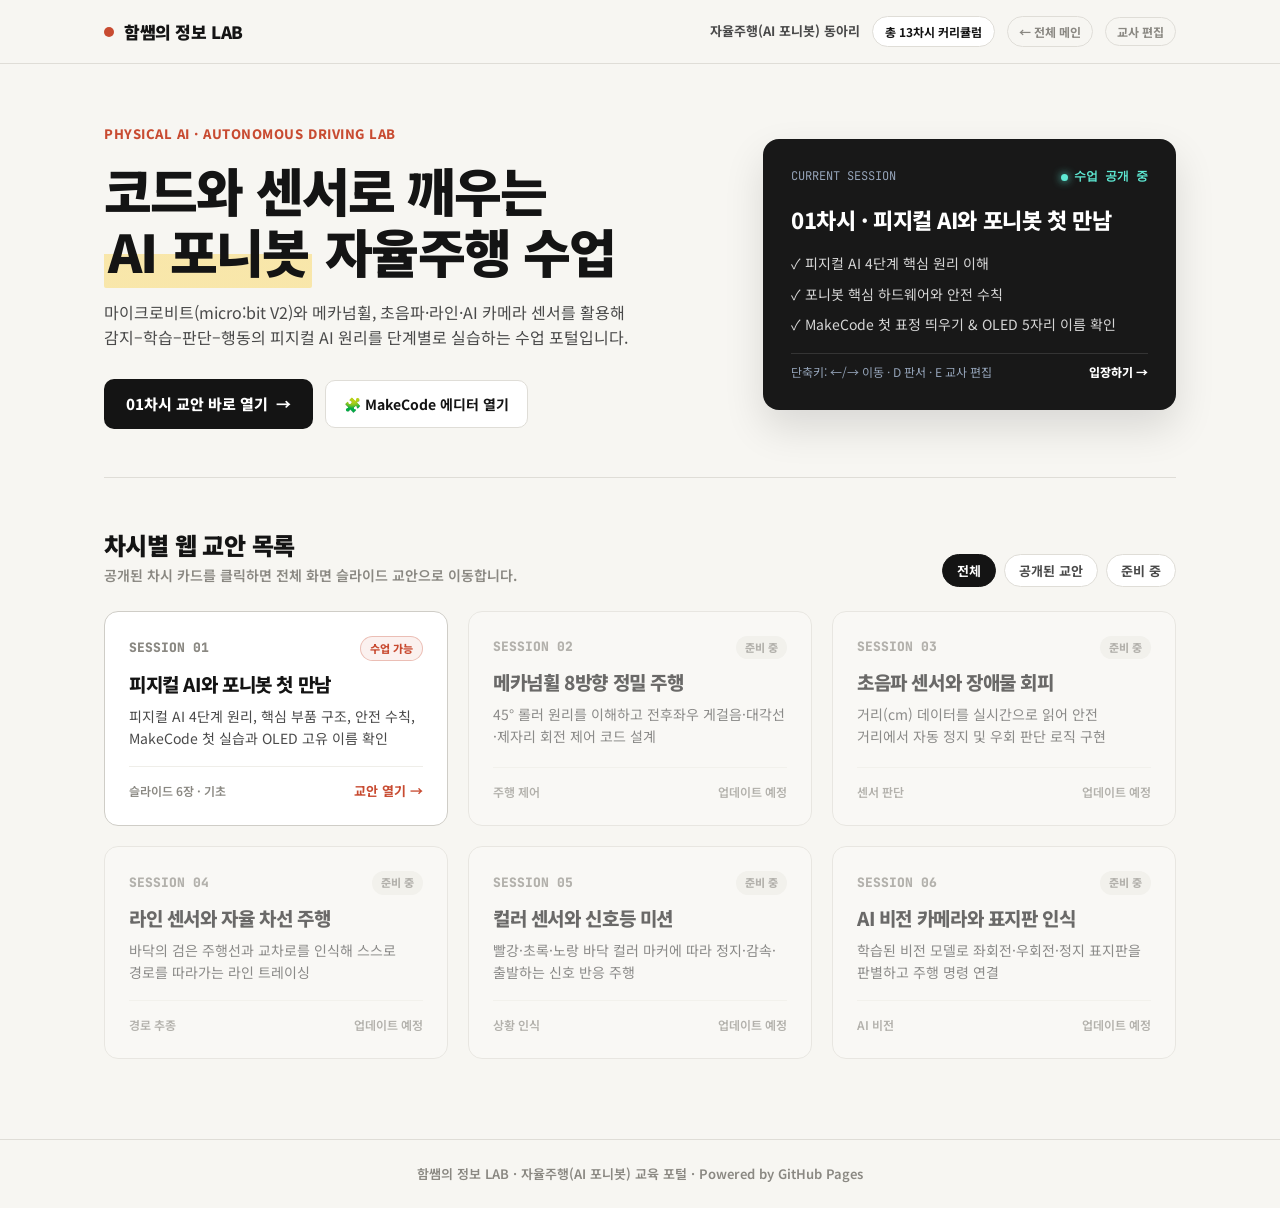
<file: ponybot_main.html>
<!DOCTYPE html>
<html lang="ko">
<head>
  <meta charset="UTF-8" />
  <meta name="viewport" content="width=device-width, initial-scale=1.0" />
  <title>함쌤의 정보 LAB — 자율주행(AI 포니봇) 웹 교안 포털</title>
  <link rel="preconnect" href="https://fonts.googleapis.com" />
  <link rel="preconnect" href="https://fonts.gstatic.com" crossorigin />
  <link href="https://fonts.googleapis.com/css2?family=Inter:wght@400;600;700;800&family=JetBrains+Mono:wght@500;700&family=Noto+Sans+KR:wght@400;500;700;800;900&family=Noto+Serif+KR:wght@500;700;900&display=swap" rel="stylesheet" />
  <style>
    :root {
      --bg-paper: #f7f6f2;
      --ink: #141414;
      --ink-sub: #4a4a4a;
      --ink-muted: #8a8882;
      --accent: #c84b31;
      --accent-soft: rgba(200, 75, 49, 0.08);
      --highlight-yellow: rgba(250, 214, 92, 0.48);
      --line: #dfddd7;
      --card-bg: #ffffff;
      --ease-editorial: cubic-bezier(0.22, 1, 0.36, 1);
    }

    * { box-sizing: border-box; margin: 0; padding: 0; }

    body {
      background-color: var(--bg-paper);
      color: var(--ink);
      font-family: 'Noto Sans KR', 'Inter', -apple-system, sans-serif;
      -webkit-font-smoothing: antialiased;
      line-height: 1.6;
      min-height: 100vh;
      display: flex;
      flex-direction: column;
      transition: padding-top 0.3s var(--ease-editorial);
    }

    body.edit-mode {
      padding-top: 52px;
      background-color: #efeee9;
    }

    a { color: inherit; text-decoration: none; }

    
    /* ================= FULL-WIDTH FIXED TOP EDITOR BAR ================= */
    #editToolbar {
      position: fixed;
      top: 0; left: 0; right: 0;
      height: 52px;
      z-index: 120;
      display: none;
      align-items: center;
      justify-content: space-between;
      gap: 12px;
      background: #161616;
      color: #ffffff;
      padding: 0 20px;
      border-bottom: 1px solid rgba(255, 255, 255, 0.1);
      box-shadow: 0 4px 20px rgba(0, 0, 0, 0.3);
      font-size: 12px;
      font-weight: 700;
    }
    body.edit-mode #editToolbar { display: flex; }

    .tb-group { display: flex; align-items: center; gap: 7px; }
    .edit-status-badge {
      display: inline-flex; align-items: center; gap: 7px; font-size: 12px; font-weight: 800;
      color: #f5f5f5; padding: 5px 10px; border-radius: 999px;
      background: rgba(200, 75, 49, 0.18); border: 1px solid rgba(200, 75, 49, 0.45); white-space: nowrap;
    }
    .edit-status-dot { width: 7px; height: 7px; border-radius: 50%; background: #ff6b4a; box-shadow: 0 0 8px #ff6b4a; }
    .tb-sep { width: 1px; height: 20px; background: rgba(255, 255, 255, 0.16); margin: 0 2px; }

    .tb-btn {
      background: rgba(255, 255, 255, 0.08); color: #ffffff; border: none; border-radius: 6px;
      padding: 6px 10px; font-size: 12px; font-weight: 700; cursor: pointer; font-family: inherit;
      display: inline-flex; align-items: center; gap: 4px; white-space: nowrap; transition: background 0.15s ease;
    }
    .tb-btn:hover { background: rgba(255, 255, 255, 0.2); }
    .tb-btn.save { background: var(--accent); padding: 6px 12px; }
    .tb-btn.save:hover { background: #b33f27; }
    .tb-btn.github { background: #2563eb; padding: 6px 12px; }
    .tb-btn.github:hover { background: #1d4ed8; }
    .tb-btn:disabled { opacity: 0.55; cursor: wait; }

    .tb-select { background: #262626; color: #ffffff; border: 1px solid rgba(255, 255, 255, 0.16); border-radius: 6px; padding: 5px 8px; font-size: 12px; font-family: inherit; cursor: pointer; }
    .tb-stepper { display: inline-flex; align-items: center; gap: 3px; background: rgba(255, 255, 255, 0.08); border-radius: 6px; padding: 2px 6px; }
    .tb-step-label { font-size: 11px; color: #a3a3a3; margin-right: 2px; }
    .tb-step-val { font-size: 11px; min-width: 32px; text-align: center; font-variant-numeric: tabular-nums; }
    .tb-step-btn { background: transparent; border: none; color: #ffffff; font-size: 13px; font-weight: 800; cursor: pointer; padding: 2px 5px; border-radius: 4px; }
    .tb-step-btn:hover { background: rgba(255, 255, 255, 0.18); }

    /* AI Color Popover */
    .color-wrap { position: relative; }
    #colorPopover {
      position: absolute; top: calc(100% + 10px); left: 0; width: 248px; background: #ffffff; color: #141414;
      border-radius: 12px; padding: 14px; box-shadow: 0 18px 44px rgba(0, 0, 0, 0.28); border: 1px solid var(--line);
      display: none; flex-direction: column; gap: 12px; z-index: 130;
    }
    #colorPopover.open { display: flex; }
    .cp-section-title { font-size: 11px; font-weight: 800; color: var(--ink-muted); display: flex; justify-content: space-between; align-items: center; }
    .cp-ai-grid { display: grid; grid-template-columns: repeat(2, 1fr); gap: 6px; }
    .cp-swatch-btn { display: flex; align-items: center; gap: 7px; padding: 6px 8px; border: 1px solid var(--line); border-radius: 8px; background: #fafafa; cursor: pointer; font-size: 12px; font-weight: 700; color: #141414; font-family: inherit; }
    .cp-swatch-btn:hover { border-color: #141414; background: #f0efe9; }
    .cp-dot { width: 14px; height: 14px; border-radius: 50%; border: 1px solid rgba(0, 0, 0, 0.15); flex-shrink: 0; }
    .cp-custom-row { display: flex; align-items: center; justify-content: space-between; gap: 8px; padding-top: 8px; border-top: 1px solid var(--line); }
    .cp-custom-row input[type="color"] { width: 36px; height: 28px; border: none; background: none; cursor: pointer; }

    .hl {
      background: linear-gradient(transparent 52%, rgba(250, 214, 92, 0.48) 52%);
      padding: 0 4px; border-radius: 2px;
    }

    @media (max-width: 1024px) {
      #editToolbar { height: auto; padding: 8px 14px; flex-wrap: wrap; }
      body.edit-mode { padding-top: 96px; }
      body.edit-mode .site-header { top: 96px; }
    }

    /* Editable Text Visual Cue */
    body.edit-mode .editable-text {
      outline: 1px dashed rgba(20, 20, 20, 0.28);
      outline-offset: 3px;
      border-radius: 4px;
      cursor: text;
    }
    body.edit-mode .dark .editable-text { outline-color: rgba(255, 255, 255, 0.35); }
    body.edit-mode .editable-text:focus { outline: 2px solid var(--accent); outline-offset: 3px; }

    /* Top Navigation Bar */
    .site-header {
      position: sticky;
      top: 0;
      z-index: 50;
      background: rgba(247, 246, 242, 0.92);
      backdrop-filter: blur(10px);
      border-bottom: 1px solid var(--line);
    }
    body.edit-mode .site-header { top: 52px; }

    .header-inner {
      max-width: 1120px;
      margin: 0 auto;
      padding: 16px 24px;
      display: flex;
      align-items: center;
      justify-content: space-between;
      gap: 16px;
    }

    .brand {
      display: flex; align-items: center; gap: 10px;
      font-weight: 900; font-size: 17px; letter-spacing: -0.025em;
    }
    .brand-dot { width: 10px; height: 10px; border-radius: 50%; background: var(--accent); }

    .header-meta {
      display: flex; align-items: center; gap: 12px;
      font-size: 13px; font-weight: 700; color: var(--ink-sub);
    }

    .pill-tag {
      display: inline-flex; align-items: center; gap: 6px;
      padding: 5px 12px; border-radius: 999px;
      border: 1px solid var(--line); background: #ffffff;
      font-size: 12px; font-weight: 700; color: var(--ink);
    }

    .teacher-trigger-btn {
      background: transparent; border: 1px solid var(--line); border-radius: 999px;
      padding: 5px 11px; font-size: 12px; font-weight: 700; color: var(--ink-muted);
      cursor: pointer; font-family: inherit; transition: all 0.15s ease;
    }
    .teacher-trigger-btn:hover { border-color: var(--ink); color: var(--ink); }

    /* Main Container */
    .container {
      max-width: 1120px;
      width: 100%;
      margin: 0 auto;
      padding: 56px 24px 80px;
      flex: 1;
    }

    /* Hero Section */
    .hero {
      display: grid;
      grid-template-columns: 1.2fr 0.8fr;
      gap: 40px;
      align-items: center;
      padding-bottom: 48px;
      border-bottom: 1px solid var(--line);
      margin-bottom: 48px;
    }

    .hero-kicker {
      display: inline-block; font-size: 13px; font-weight: 800;
      color: var(--accent); letter-spacing: 0.04em; margin-bottom: 14px;
    }

    .hero-title {
      font-size: clamp(32px, 4.2vw, 52px);
      font-weight: 900; line-height: 1.18; letter-spacing: -0.035em;
      margin-bottom: 18px; word-break: keep-all;
    }

    .hl {
      background: linear-gradient(transparent 54%, var(--highlight-yellow) 54%);
      padding: 0 4px; border-radius: 2px;
    }

    .hero-desc {
      font-size: 16px; color: var(--ink-sub); word-break: keep-all;
      margin-bottom: 28px; max-width: 540px;
    }

    .hero-actions { display: flex; flex-wrap: wrap; gap: 12px; align-items: center; }

    .btn-primary {
      display: inline-flex; align-items: center; gap: 8px;
      background: var(--ink); color: #ffffff;
      padding: 13px 22px; border-radius: 10px; font-size: 15px; font-weight: 800;
      transition: transform 0.2s var(--ease-editorial), background 0.2s ease;
    }
    .btn-primary:hover { background: var(--accent); transform: translateY(-2px); }

    .btn-secondary {
      display: inline-flex; align-items: center; gap: 8px;
      background: #ffffff; color: var(--ink); border: 1px solid var(--line);
      padding: 12px 18px; border-radius: 10px; font-size: 14px; font-weight: 700;
      transition: border-color 0.2s ease, transform 0.2s var(--ease-editorial);
    }
    .btn-secondary:hover { border-color: var(--ink); transform: translateY(-2px); }

    /* Hero Status Card */
    .hero-card {
      background: #181818; color: #ffffff; border-radius: 16px;
      padding: 28px; box-shadow: 0 18px 40px rgba(0, 0, 0, 0.12);
      display: flex; flex-direction: column; gap: 18px;
    }

    .hero-card-top {
      display: flex; justify-content: space-between; align-items: center;
      font-family: 'JetBrains Mono', monospace; font-size: 12px; color: #94a3b8;
    }

    .live-badge { display: inline-flex; align-items: center; gap: 6px; color: #5eead4; font-weight: 700; }
    .live-dot { width: 7px; height: 7px; border-radius: 50%; background: #5eead4; box-shadow: 0 0 8px #5eead4; }

    .hero-card-title { font-size: 22px; font-weight: 800; letter-spacing: -0.02em; line-height: 1.35; }

    .hero-card-list {
      list-style: none; display: flex; flex-direction: column; gap: 8px;
      font-size: 14px; color: rgba(255, 255, 255, 0.82);
    }
    .hero-card-list li { display: flex; align-items: center; gap: 8px; }

    /* Section Header */
    .section-head {
      display: flex; align-items: flex-end; justify-content: space-between;
      gap: 16px; margin-bottom: 24px; flex-wrap: wrap;
    }
    .section-title { font-size: 24px; font-weight: 900; letter-spacing: -0.025em; }
    .section-sub { font-size: 14px; color: var(--ink-muted); font-weight: 600; }

    .filter-tabs { display: flex; gap: 8px; flex-wrap: wrap; align-items: center; }

    .filter-btn {
      padding: 6px 14px; border-radius: 999px; border: 1px solid var(--line);
      background: #ffffff; color: var(--ink-sub); font-size: 13px; font-weight: 700;
      cursor: pointer; font-family: inherit; transition: all 0.15s ease;
    }
    .filter-btn.active, .filter-btn:hover { background: var(--ink); color: #ffffff; border-color: var(--ink); }

    .add-session-btn {
      display: none;
      padding: 6px 14px; border-radius: 999px; border: none;
      background: var(--accent); color: #ffffff; font-size: 13px; font-weight: 800;
      cursor: pointer; font-family: inherit;
    }
    body.edit-mode .add-session-btn { display: inline-flex; align-items: center; gap: 4px; }

    /* Session Grid */
    .session-grid { display: grid; grid-template-columns: repeat(3, 1fr); gap: 20px; }

    .session-card {
      background: var(--card-bg); border: 1px solid var(--line); border-radius: 14px;
      padding: 24px; display: flex; flex-direction: column; justify-content: space-between;
      gap: 16px; transition: transform 0.25s var(--ease-editorial), box-shadow 0.25s var(--ease-editorial), border-color 0.2s ease;
    }

    .session-card.ready { cursor: pointer; border-color: #cfcdc7; }
    .session-card.ready:hover { transform: translateY(-4px); border-color: var(--ink); box-shadow: 0 16px 36px rgba(0, 0, 0, 0.06); }
    .session-card.locked { opacity: 0.62; background: #fbfaf7; cursor: default; }

    body.edit-mode .session-card { opacity: 1; cursor: default; }
    body.edit-mode .session-card:hover { transform: none; box-shadow: none; }

    .card-top { display: flex; align-items: center; justify-content: space-between; gap: 8px; margin-bottom: 10px; }
    .session-num { font-family: 'JetBrains Mono', monospace; font-size: 13px; font-weight: 800; color: var(--ink-muted); }

    .status-badge { font-size: 11px; font-weight: 800; padding: 3px 9px; border-radius: 999px; }
    .status-badge.open { background: var(--accent-soft); color: var(--accent); border: 1px solid rgba(200, 75, 49, 0.3); }
    .status-badge.soon { background: #efeee9; color: var(--ink-muted); }

    .card-title { font-size: 19px; font-weight: 800; letter-spacing: -0.02em; line-height: 1.35; margin-bottom: 8px; word-break: keep-all; }
    .card-desc { font-size: 14px; color: var(--ink-sub); word-break: keep-all; }

    .card-footer {
      display: flex; align-items: center; justify-content: space-between;
      padding-top: 14px; border-top: 1px solid #efeee9; font-size: 13px; font-weight: 700;
    }
    .card-link-label { color: var(--accent); display: inline-flex; align-items: center; gap: 4px; }
    .card-meta { color: var(--ink-muted); font-size: 12px; font-weight: 600; }

    /* Teacher-Only Card Edit Controls */
    .card-edit-controls {
      margin-top: 8px;
      padding-top: 12px;
      border-top: 1px dashed var(--line);
      display: flex;
      flex-direction: column;
      gap: 8px;
      font-size: 12px;
    }
    .card-edit-row { display: flex; gap: 6px; align-items: center; }
    .card-edit-input {
      flex: 1; padding: 5px 8px; border: 1px solid var(--line); border-radius: 6px;
      font-size: 12px; font-family: 'JetBrains Mono', monospace; outline: none;
    }
    .card-edit-input:focus { border-color: var(--ink); }
    .card-mini-btn {
      padding: 5px 9px; border-radius: 6px; border: 1px solid var(--line);
      background: #f4f4f2; font-size: 11px; font-weight: 800; cursor: pointer; font-family: inherit;
    }
    .card-mini-btn.active { background: var(--ink); color: #ffffff; border-color: var(--ink); }
    .card-mini-btn.danger { color: var(--accent); border-color: rgba(200, 75, 49, 0.35); background: #fff5f3; }

    /* Toast & Modals */
    #toastNotice {
      position: fixed; top: 66px; left: 50%; transform: translateX(-50%) translateY(-10px);
      z-index: 160; background: #141414; color: #ffffff; padding: 10px 18px;
      border-radius: 999px; font-size: 13px; font-weight: 700;
      box-shadow: 0 12px 28px rgba(0, 0, 0, 0.28); opacity: 0; pointer-events: none;
      transition: opacity 0.25s ease, transform 0.25s ease;
    }
    #toastNotice.show { opacity: 1; transform: translateX(-50%) translateY(0); }

    .modal-backdrop {
      position: fixed; inset: 0; background: rgba(0, 0, 0, 0.48); backdrop-filter: blur(4px);
      z-index: 140; display: none; align-items: center; justify-content: center; padding: 20px;
    }
    .modal-backdrop.open { display: flex; }

    .auth-card { width: 100%; max-width: 390px; background: #ffffff; border-radius: 16px; padding: 28px 24px; box-shadow: 0 24px 60px rgba(0, 0, 0, 0.25); text-align: center; }
    .auth-card.shake { animation: shake 0.34s ease; }
    @keyframes shake { 0%, 100% { transform: translateX(0); } 25% { transform: translateX(-8px); } 75% { transform: translateX(8px); } }

    .auth-input { width: 100%; margin: 16px 0 8px; padding: 12px; font-size: 20px; font-weight: 800; letter-spacing: 0.35em; text-align: center; border: 1.5px solid var(--line); border-radius: 10px; outline: none; font-family: inherit; }
    .auth-input:focus { border-color: var(--ink); }
    .auth-error { min-height: 18px; font-size: 12px; font-weight: 700; color: var(--accent); margin-bottom: 12px; }
    .auth-actions { display: grid; grid-template-columns: 1fr 1fr; gap: 8px; }
    .auth-btn { padding: 10px; border-radius: 8px; border: 1px solid var(--line); background: #f4f4f2; font-weight: 700; cursor: pointer; font-family: inherit; }
    .auth-btn.primary { background: var(--ink); color: #ffffff; border-color: var(--ink); }
    .auth-btn.danger { background: #fff5f3; color: var(--accent); border-color: rgba(200, 75, 49, 0.35); margin-top: 8px; width: 100%; }

    .gh-form { text-align: left; display: flex; flex-direction: column; gap: 10px; margin: 16px 0 18px; }
    .gh-field label { display: block; font-size: 12px; font-weight: 700; color: var(--ink-sub); margin-bottom: 4px; }
    .gh-field input { width: 100%; padding: 9px 11px; border: 1.5px solid var(--line); border-radius: 8px; font-size: 13px; font-family: inherit; outline: none; }
    .gh-field input:focus { border-color: var(--ink); }
    .gh-note { font-size: 11px; color: var(--ink-muted); line-height: 1.45; background: #f7f6f2; padding: 9px 11px; border-radius: 8px; }

    /* Footer */
    .site-footer {
      border-top: 1px solid var(--line);
      padding: 24px;
      text-align: center;
      font-size: 13px;
      color: var(--ink-muted);
      font-weight: 600;
    }

    @media (max-width: 960px) {
      .hero { grid-template-columns: 1fr; }
      .session-grid { grid-template-columns: repeat(2, 1fr); }
    }
    @media (max-width: 640px) {
      .session-grid { grid-template-columns: 1fr; }
      .header-meta .pill-tag { display: none; }
      .container { padding: 36px 18px 60px; }
    }
  </style>
</head>
<body>

  <!-- Toast Notice -->
  <div id="toastNotice"></div>

    <!-- Full-Width Fixed Top Teacher Editor Bar (Unified with Deck) -->
  <header id="editToolbar" onmousedown="if(event.target.tagName !== 'SELECT' && event.target.tagName !== 'INPUT') event.preventDefault()">
    <div class="tb-group">
      <span class="edit-status-badge"><span class="edit-status-dot"></span>편집 모드</span>
    </div>

    <div class="tb-group">
      <button class="tb-btn" onclick="execFormat('bold')" title="굵게 (Ctrl/Cmd+B)"><strong>B</strong></button>
      <button class="tb-btn" onclick="toggleHighlightSelection()" title="형광펜 강조">🖍 형광펜</button>

      <select id="fontSelect" class="tb-select" onchange="applyFontFamily(this.value)" title="서체 변경">
        <option value="'Noto Sans KR', sans-serif">고딕 (기본)</option>
        <option value="'Noto Serif KR', serif">명조체</option>
        <option value="'JetBrains Mono', monospace">코딩 고정폭</option>
      </select>

      <div class="color-wrap">
        <button class="tb-btn" onclick="toggleColorPopover()" title="글자 색 변경">🎨 색상 ▾</button>
        <div id="colorPopover">
          <div class="cp-section-title">
            <span>✨ AI 추천 색</span>
            <span id="cpBgBadge" style="font-weight:600; color:var(--accent);">밝은 배경용</span>
          </div>
          <div id="cpAiGrid" class="cp-ai-grid"></div>
          <div class="cp-custom-row">
            <span style="font-size:12px; font-weight:700;">직접 선택</span>
            <div style="display:flex; align-items:center; gap:6px;">
              <input id="customColorInput" type="color" value="#141414" oninput="applyTextColor(this.value)" />
              <button class="tb-btn" style="background:#141414;" onclick="toggleColorPopover(false)">닫기</button>
            </div>
          </div>
        </div>
      </div>

      <div class="tb-sep"></div>

      <div class="tb-stepper" title="선택한 글자·문단의 크기 조절">
        <span class="tb-step-label">크기</span>
        <button class="tb-step-btn" onclick="adjustFontSize(-2)">−</button>
        <span id="fsVal" class="tb-step-val" style="min-width:36px;">16px</span>
        <button class="tb-step-btn" onclick="adjustFontSize(2)">+</button>
      </div>

      <div class="tb-stepper" title="선택한 문단의 줄간격 조절">
        <span class="tb-step-label">줄간격</span>
        <button class="tb-step-btn" onclick="adjustLineHeight(-0.1)">−</button>
        <span id="lhVal" class="tb-step-val">1.5</span>
        <button class="tb-step-btn" onclick="adjustLineHeight(0.1)">+</button>
      </div>

      <div class="tb-stepper" title="선택한 문단의 글자간격 조절">
        <span class="tb-step-label">자간</span>
        <button class="tb-step-btn" onclick="adjustLetterSpacing(-0.01)">−</button>
        <span id="lsVal" class="tb-step-val">-0.02</span>
        <button class="tb-step-btn" onclick="adjustLetterSpacing(0.01)">+</button>
      </div>
    </div>

    <div class="tb-group">
      <button id="btnGithubPush" class="tb-btn github" onclick="pushToGitHub()" title="공유 중인 GitHub 페이지에 바로 반영">☁️ GitHub 반영</button>
      <button class="tb-btn" onclick="openGithubConfigModal()" title="GitHub 저장소·토큰 설정">⚙️</button>
      <button class="tb-btn save" onclick="exportCleanHTML()" title="로컬 PC에 HTML 파일로 백업">💾 저장</button>
      <button class="tb-btn" onclick="exitEditMode()">종료</button>
    </div>
  </header>

  <header class="site-header">
    <div class="header-inner">
      <a href="./index.html" class="brand">
        <span class="brand-dot"></span>
        <span class="editable-text">함쌤의 정보 LAB</span>
      </a>
      <div class="header-meta">
        <span class="editable-text">자율주행(AI 포니봇) 동아리</span>
        <span class="pill-tag editable-text">총 13차시 커리큘럼</span>
        <a href="./index.html" class="teacher-trigger-btn" title="전체 메인 페이지로 이동">← 전체 메인</a>
        <button class="teacher-trigger-btn" onclick="requestEditMode()" title="교사 편집 모드 (단축키 E)">교사 편집</button>
      </div>
    </div>
  </header>

  <main class="container">
    <!-- Hero -->
    <section class="hero">
      <div>
        <div class="hero-kicker editable-text">PHYSICAL AI · AUTONOMOUS DRIVING LAB</div>
        <h1 class="hero-title editable-text">
          코드와 센서로 깨우는<br />
          <span class="hl">AI 포니봇</span> 자율주행 수업
        </h1>
        <p class="hero-desc editable-text">
          마이크로비트(micro:bit V2)와 메카넘휠, 초음파·라인·AI 카메라 센서를 활용해
          감지–학습–판단–행동의 피지컬 AI 원리를 단계별로 실습하는 수업 포털입니다.
        </p>
        <div class="hero-actions">
          <a href="./ponybot_part1.html" class="btn-primary">
            <span>01차시 교안 바로 열기</span>
            <span>→</span>
          </a>
          <a href="https://makecode.microbit.org/" target="_blank" rel="noopener noreferrer" class="btn-secondary">
            <span>🧩 MakeCode 에디터 열기</span>
          </a>
        </div>
      </div>

      <div class="hero-card dark">
        <div class="hero-card-top">
          <span>CURRENT SESSION</span>
          <span class="live-badge"><span class="live-dot"></span>수업 공개 중</span>
        </div>
        <div class="hero-card-title editable-text">01차시 · 피지컬 AI와 포니봇 첫 만남</div>
        <ul class="hero-card-list">
          <li class="editable-text">✓ 피지컬 AI 4단계 핵심 원리 이해</li>
          <li class="editable-text">✓ 포니봇 핵심 하드웨어와 안전 수칙</li>
          <li class="editable-text">✓ MakeCode 첫 표정 띄우기 &amp; OLED 5자리 이름 확인</li>
        </ul>
        <div style="padding-top: 8px; border-top: 1px solid rgba(255,255,255,0.12); display:flex; justify-content:space-between; align-items:center; font-size:12px; color:#94a3b8;">
          <span>단축키: ←/→ 이동 · D 판서 · E 교사 편집</span>
          <a href="./ponybot_part1.html" style="color:#ffffff; font-weight:800;">입장하기 →</a>
        </div>
      </div>
    </section>

    <!-- Curriculum Grid -->
    <section>
      <div class="section-head">
        <div>
          <h2 class="section-title editable-text">차시별 웹 교안 목록</h2>
          <p class="section-sub editable-text">공개된 차시 카드를 클릭하면 전체 화면 슬라이드 교안으로 이동합니다.</p>
        </div>
        <div class="filter-tabs" role="tablist">
          <button class="filter-btn active" onclick="filterSessions('all', this)">전체</button>
          <button class="filter-btn" onclick="filterSessions('ready', this)">공개된 교안</button>
          <button class="filter-btn" onclick="filterSessions('soon', this)">준비 중</button>
          <button class="add-session-btn" onclick="addNewSession()">+ 새 차시 추가</button>
        </div>
      </div>

      <div id="sessionGrid" class="session-grid"></div>
    </section>
  </main>

  <footer class="site-footer editable-text">
    함쌤의 정보 LAB · 자율주행(AI 포니봇) 교육 포털 · Powered by GitHub Pages
  </footer>

  <!-- Teacher Auth Modal -->
  <div id="teacherAuthModal" class="modal-backdrop" onclick="if(event.target.id==='teacherAuthModal') closeAuthModal()">
    <div id="authCard" class="auth-card">
      <div style="font-size: 12px; font-weight: 800; color: var(--accent); letter-spacing: 0.1em; margin-bottom: 6px;">TEACHER ONLY</div>
      <div style="font-size: 20px; font-weight: 800;">교사 인증 코드 입력</div>
      <p style="font-size: 13px; color: var(--ink-sub); margin-top: 6px;">포털 편집 모드를 열려면 4자리 코드를 입력하세요.</p>
      <input id="authCodeInput" class="auth-input" type="password" inputmode="numeric" maxlength="4" placeholder="••••" autocomplete="off" />
      <div id="authErrorMsg" class="auth-error"></div>
      <div class="auth-actions">
        <button class="auth-btn" onclick="closeAuthModal()">취소</button>
        <button class="auth-btn primary" onclick="verifyTeacherCode()">확인</button>
      </div>
    </div>
  </div>

  <!-- GitHub Sync Config Modal -->
  <div id="githubConfigModal" class="modal-backdrop" onclick="if(event.target.id==='githubConfigModal') closeGithubConfigModal()">
    <div class="auth-card" style="max-width: 420px;">
      <div style="font-size: 12px; font-weight: 800; color: #2563eb; letter-spacing: 0.08em; margin-bottom: 4px;">GITHUB AUTO-SYNC</div>
      <div style="font-size: 19px; font-weight: 800;">GitHub 연동 설정 (포털)</div>
      <div class="gh-form">
        <div class="gh-field">
          <label>GitHub 아이디 (Owner)</label>
          <input id="ghOwner" type="text" placeholder="예: hamssam-lab" />
        </div>
        <div class="gh-field">
          <label>저장소 이름 (Repository)</label>
          <input id="ghRepo" type="text" placeholder="예: INFORMATICS-LAB" />
        </div>
        <div class="gh-field" style="display:grid; grid-template-columns: 1fr 1.6fr; gap:8px;">
          <div>
            <label>브랜치</label>
            <input id="ghBranch" type="text" placeholder="main" />
          </div>
          <div>
            <label>파일 경로</label>
            <input id="ghPath" type="text" placeholder="ponybot_main.html" />
          </div>
        </div>
        <div class="gh-field">
          <label>Personal Access Token (창 닫으면 자동 삭제)</label>
          <input id="ghToken" type="password" placeholder="github_pat_..." autocomplete="off" />
        </div>
        <div class="gh-note">
          🔒 보안 강화: 토큰은 현재 브라우저 탭(sessionStorage)에만 임시 보관되며, 탭을 닫으면 자동 삭제되고 HTML 파일에는 절대 저장되지 않습니다.
        </div>
      </div>
      <div class="auth-actions">
        <button class="auth-btn" onclick="closeGithubConfigModal()">취소</button>
        <button class="auth-btn primary" onclick="saveGithubConfig()">설정 저장</button>
      </div>
      <button class="auth-btn danger" onclick="clearGithubToken()">🗑️ 저장된 토큰 즉시 삭제</button>
    </div>
  </div>

  <!-- Curriculum Data Store (Synced automatically on Save/Push) -->
  <script id="sessionsData" type="application/json">
[
  {
    "num": "01",
    "title": "피지컬 AI와 포니봇 첫 만남",
    "desc": "피지컬 AI 4단계 원리, 핵심 부품 구조, 안전 수칙, MakeCode 첫 실습과 OLED 고유 이름 확인",
    "meta": "슬라이드 6장 · 기초",
    "status": "ready",
    "href": "./ponybot_part1.html"
  },
  {
    "num": "02",
    "title": "메카넘휠 8방향 정밀 주행",
    "desc": "45° 롤러 원리를 이해하고 전후좌우 게걸음·대각선·제자리 회전 제어 코드 설계",
    "meta": "주행 제어",
    "status": "soon",
    "href": "./ponybot_part2.html"
  },
  {
    "num": "03",
    "title": "초음파 센서와 장애물 회피",
    "desc": "거리(cm) 데이터를 실시간으로 읽어 안전 거리에서 자동 정지 및 우회 판단 로직 구현",
    "meta": "센서 판단",
    "status": "soon",
    "href": "./ponybot_part3.html"
  },
  {
    "num": "04",
    "title": "라인 센서와 자율 차선 주행",
    "desc": "바닥의 검은 주행선과 교차로를 인식해 스스로 경로를 따라가는 라인 트레이싱",
    "meta": "경로 추종",
    "status": "soon",
    "href": "./ponybot_part4.html"
  },
  {
    "num": "05",
    "title": "컬러 센서와 신호등 미션",
    "desc": "빨강·초록·노랑 바닥 컬러 마커에 따라 정지·감속·출발하는 신호 반응 주행",
    "meta": "상황 인식",
    "status": "soon",
    "href": "./ponybot_part5.html"
  },
  {
    "num": "06",
    "title": "AI 비전 카메라와 표지판 인식",
    "desc": "학습된 비전 모델로 좌회전·우회전·정지 표지판을 판별하고 주행 명령 연결",
    "meta": "AI 비전",
    "status": "soon",
    "href": "./ponybot_part6.html"
  }
]
  </script>

  <script>
    // 평문 비밀번호 대신 SHA-256 해시값으로 검증
    const TEACHER_PASSCODE_HASH = '85d6385b945c0d602103db39b0b654b2af93b5127938e26a959c123f0789b948';
    const GH_META_KEY = 'hamssam_gh_meta_ponybot_main';
    const GH_TOKEN_KEY = 'hamssam_gh_session_token';

    let SESSIONS = JSON.parse(document.getElementById('sessionsData').textContent);
    let currentFilter = 'all';
    let isTeacherAuthenticated = false;
    let editMode = false;
    let toastTimer = null;

    // SHA-256 해시 함수 (HTTPS에서는 Web Crypto API, 로컬 file://에서는 순수 JS 폴백 사용)
    async function sha256Hex(message) {
      if (window.crypto && window.crypto.subtle) {
        const msgBuffer = new TextEncoder().encode(message);
        const hashBuffer = await crypto.subtle.digest('SHA-256', msgBuffer);
        return Array.from(new Uint8Array(hashBuffer)).map(b => b.toString(16).padStart(2, '0')).join('');
      }
      // Pure JS SHA-256 fallback for local file:// testing
      const rightRotate = (v, a) => (v >>> a) | (v << (32 - a));
      const maxWord = Math.pow(2, 32);
      let result = '', words = [], asciiBitLength = message.length * 8;
      const hash = [0x6a09e667,0xbb67ae85,0x3c6ef372,0xa54ff53a,0x510e527f,0x9b05688c,0x1f83d9ab,0x5be0cd19];
      const k = [
        0x428a2f98,0x71374491,0xb5c0fbcf,0xe9b5dba5,0x3956c25b,0x59f111f1,0x923f82a4,0xab1c5ed5,
        0xd807aa98,0x12835b01,0x243185be,0x550c7dc3,0x72be5d74,0x80deb1fe,0x9bdc06a7,0xc19bf174,
        0xe49b69c1,0xefbe4786,0x0fc19dc6,0x240ca1cc,0x2de92c6f,0x4a7484aa,0x5cb0a9dc,0x76f988da,
        0x983e5152,0xa831c66d,0xb00327c8,0xbf597fc7,0xc6e00bf3,0xd5a79147,0x06ca6351,0x14292967,
        0x27b70a85,0x2e1b2138,0x4d2c6dfc,0x53380d13,0x650a7354,0x766a0abb,0x81c2c92e,0x92722c85,
        0xa2bfe8a1,0xa81a664b,0xc24b8b70,0xc76c51a3,0xd192e819,0xd6990624,0xf40e3585,0x106aa070,
        0x19a4c116,0x1e376c08,0x2748774c,0x34b0bcb5,0x391c0cb3,0x4ed8aa4a,0x5b9cca4f,0x682e6ff3,
        0x748f82ee,0x78a5636f,0x84c87814,0x8cc70208,0x90befffa,0xa4506ceb,0xbef9a3f7,0xc67178f2
      ];
      message += '\x80';
      while (message.length % 64 - 56) message += '\x00';
      for (let i = 0; i < message.length; i++) {
        const j = message.charCodeAt(i);
        words[i >> 2] |= j << ((3 - i) % 4) * 8;
      }
      words[words.length] = ((asciiBitLength / maxWord) | 0);
      words[words.length] = (asciiBitLength);
      for (let j = 0; j < words.length;) {
        const w = words.slice(j, j += 16);
        const oldHash = hash.slice(0);
        for (let i = 0; i < 64; i++) {
          const w15 = w[i - 15], w2 = w[i - 2];
          const a = hash[0], e = hash[4];
          const temp1 = hash[7] + (rightRotate(e, 6) ^ rightRotate(e, 11) ^ rightRotate(e, 25))
            + ((e & hash[5]) ^ ((~e) & hash[6])) + k[i]
            + (w[i] = (i < 16) ? w[i] : (w[i - 16] + (rightRotate(w15, 7) ^ rightRotate(w15, 18) ^ (w15 >>> 3))
            + w[i - 7] + (rightRotate(w2, 17) ^ rightRotate(w2, 19) ^ (w2 >>> 10))) | 0);
          const temp2 = (rightRotate(a, 2) ^ rightRotate(a, 13) ^ rightRotate(a, 22))
            + ((a & hash[1]) ^ (a & hash[2]) ^ (hash[1] & hash[2]));
          hash.unshift((temp1 + temp2) | 0);
          hash[4] = (hash[4] + temp1) | 0;
          hash.pop();
        }
        for (let i = 0; i < 8; i++) hash[i] = (hash[i] + oldHash[i]) | 0;
      }
      for (let i = 0; i < 8; i++) {
        for (let j = 3; j + 1; j--) {
          const b = (hash[i] >> (j * 8)) & 255;
          result += ((b < 16) ? 0 : '') + b.toString(16);
        }
      }
      return result;
    }

    function showToast(msg, duration = 3000) {
      const el = document.getElementById('toastNotice');
      el.textContent = msg;
      el.classList.add('show');
      clearTimeout(toastTimer);
      toastTimer = setTimeout(() => el.classList.remove('show'), duration);
    }

    function escapeHtml(str) {
      return String(str).replace(/&/g, '&amp;').replace(/</g, '&lt;').replace(/>/g, '&gt;').replace(/"/g, '&quot;');
    }

    function renderSessions(filter = currentFilter) {
      currentFilter = filter;
      const grid = document.getElementById('sessionGrid');
      grid.innerHTML = '';

      SESSIONS.forEach((s, idx) => {
        if (!editMode) {
          if (filter === 'ready' && s.status !== 'ready') return;
          if (filter === 'soon' && s.status !== 'soon') return;
        }
        const isReady = s.status === 'ready';
        const el = document.createElement(!editMode && isReady ? 'a' : 'div');
        el.className = `session-card ${isReady ? 'ready' : 'locked'}`;
        if (!editMode && isReady && s.href) el.href = s.href;

        const editControls = editMode ? `
          <div class="card-edit-controls">
            <div class="card-edit-row">
              <button class="card-mini-btn ${isReady ? 'active' : ''}" onclick="toggleSessionStatus(${idx})">
                ${isReady ? '✅ 수업 공개 중' : '🔒 준비 중 (클릭해 공개)'}
              </button>
              <button class="card-mini-btn danger" onclick="deleteSession(${idx})">삭제</button>
            </div>
            <div class="card-edit-row">
              <span style="color:#8a8882; font-weight:700;">링크:</span>
              <input class="card-edit-input" type="text" value="${escapeHtml(s.href || '')}" placeholder="./ponybot_part2.html" oninput="updateSessionField(${idx}, 'href', this.value)" />
            </div>
          </div>
        ` : '';

        el.innerHTML = `
          <div>
            <div class="card-top">
              <span class="session-num">SESSION ${escapeHtml(s.num)}</span>
              <span class="status-badge ${isReady ? 'open' : 'soon'}">${isReady ? '수업 가능' : '준비 중'}</span>
            </div>
            <h3 class="card-title ${editMode ? 'editable-text' : ''}" ${editMode ? `contenteditable="true" oninput="updateSessionField(${idx}, 'title', this.innerText)"` : ''}>${escapeHtml(s.title)}</h3>
            <p class="card-desc ${editMode ? 'editable-text' : ''}" ${editMode ? `contenteditable="true" oninput="updateSessionField(${idx}, 'desc', this.innerText)"` : ''}>${escapeHtml(s.desc)}</p>
          </div>
          <div>
            <div class="card-footer">
              <span class="card-meta ${editMode ? 'editable-text' : ''}" ${editMode ? `contenteditable="true" oninput="updateSessionField(${idx}, 'meta', this.innerText)"` : ''}>${escapeHtml(s.meta)}</span>
              ${isReady ? '<span class="card-link-label">교안 열기 →</span>' : '<span class="card-meta">업데이트 예정</span>'}
            </div>
            ${editControls}
          </div>
        `;
        grid.appendChild(el);
      });
    }

    function updateSessionField(idx, field, value) {
      if (!isTeacherAuthenticated || !editMode) return;
      SESSIONS[idx][field] = value.trim();
    }

    function toggleSessionStatus(idx) {
      if (!isTeacherAuthenticated || !editMode) return;
      SESSIONS[idx].status = SESSIONS[idx].status === 'ready' ? 'soon' : 'ready';
      renderSessions();
    }

    function addNewSession() {
      if (!isTeacherAuthenticated || !editMode) return;
      const nextNum = String(SESSIONS.length + 1).padStart(2, '0');
      SESSIONS.push({
        num: nextNum,
        title: `${nextNum}차시 새 수업 제목`,
        desc: '수업 핵심 목표와 실습 내용을 입력하세요.',
        meta: '신규 차시',
        status: 'soon',
        href: `./ponybot_part${SESSIONS.length + 1}.html`
      });
      renderSessions();
      showToast(`✨ ${nextNum}차시 카드가 추가되었습니다.`);
    }

    function deleteSession(idx) {
      if (!isTeacherAuthenticated || !editMode) return;
      if (!confirm(`SESSION ${SESSIONS[idx].num} 카드를 삭제할까요?`)) return;
      SESSIONS.splice(idx, 1);
      renderSessions();
    }

    function filterSessions(type, btn) {
      document.querySelectorAll('.filter-btn').forEach(b => b.classList.remove('active'));
      btn.classList.add('active');
      renderSessions(type);
    }

    /* ================= TEACHER AUTH & EDIT MODE ================= */
    function requestEditMode() {
      if (editMode) { exitEditMode(); return; }
      if (isTeacherAuthenticated) { enterEditMode(); return; }
      openAuthModal();
    }

    function openAuthModal() {
      const modal = document.getElementById('teacherAuthModal');
      const input = document.getElementById('authCodeInput');
      document.getElementById('authErrorMsg').textContent = '';
      input.value = '';
      modal.classList.add('open');
      setTimeout(() => input.focus(), 50);
    }

    function closeAuthModal() {
      document.getElementById('teacherAuthModal').classList.remove('open');
    }

    async function verifyTeacherCode() {
      const input = document.getElementById('authCodeInput');
      const err = document.getElementById('authErrorMsg');
      const card = document.getElementById('authCard');
      const enteredHash = await sha256Hex(input.value.trim());

      if (enteredHash === TEACHER_PASSCODE_HASH) {
        isTeacherAuthenticated = true;
        input.value = '';
        closeAuthModal();
        enterEditMode();
      } else {
        err.textContent = '인증 코드가 일치하지 않습니다.';
        card.classList.remove('shake');
        void card.offsetWidth;
        card.classList.add('shake');
        input.value = '';
        input.focus();
      }
    }

    document.getElementById('authCodeInput').addEventListener('keydown', (e) => {
      if (e.key === 'Enter') verifyTeacherCode();
      if (e.key === 'Escape') closeAuthModal();
    });

    function enterEditMode() {
      if (!isTeacherAuthenticated) return;
      editMode = true;
      document.body.classList.add('edit-mode');
      document.querySelectorAll('.editable-text').forEach(el => el.setAttribute('contenteditable', 'true'));
      renderSessions();
    }

    function exitEditMode() {
      editMode = false;
      document.body.classList.remove('edit-mode');
      document.querySelectorAll('.editable-text').forEach(el => el.removeAttribute('contenteditable'));
      toggleColorPopover(false);
      activeEditableEl = null;
      closeGithubConfigModal();
      renderSessions();
    }

    
    const AI_COLORS_LIGHT = [
      { name: '기본 잉크', hex: '#141414' },
      { name: '핵심 강조', hex: '#C84B31' },
      { name: '신뢰 네이비', hex: '#1D4ED8' },
      { name: '안정 그린', hex: '#15803D' },
      { name: '보조 그레이', hex: '#6B6A65' },
      { name: '딥 퍼플', hex: '#6D28D9' }
    ];

    const AI_COLORS_DARK = [
      { name: '기본 화이트', hex: '#FFFFFF' },
      { name: '코랄 강조', hex: '#FF7B61' },
      { name: '네온 민트', hex: '#5EEAD4' },
      { name: '소프트 옐로', hex: '#FDE047' },
      { name: '스카이 블루', hex: '#7DD3FC' },
      { name: '보조 실버', hex: '#CBD5E1' }
    ];

    let activeEditableEl = null;

    document.addEventListener('focusin', (e) => {
      if (!isTeacherAuthenticated || !editMode) return;
      const el = e.target.closest('.editable-text');
      if (el) {
        activeEditableEl = el;
        syncToolbarWithElement(el);
      }
    });

    function syncToolbarWithElement(el) {
      const style = window.getComputedStyle(el);
      const fontSize = parseFloat(style.fontSize) || 16;
      const fsValEl = document.getElementById('fsVal');
      if (fsValEl) fsValEl.textContent = Math.round(fontSize) + 'px';
      const lhPx = parseFloat(style.lineHeight);
      const lhRatio = isNaN(lhPx) ? 1.5 : +(lhPx / fontSize).toFixed(2);
      document.getElementById('lhVal').textContent = lhRatio.toFixed(1);

      const lsPx = style.letterSpacing === 'normal' ? 0 : parseFloat(style.letterSpacing);
      const lsEm = +(lsPx / fontSize).toFixed(2);
      document.getElementById('lsVal').textContent = lsEm.toFixed(2);
      renderAiColorSwatches(el);
    }

    function execFormat(cmd, value = null) {
      if (!isTeacherAuthenticated || !editMode) return;
      document.execCommand(cmd, false, value);
    }

    function toggleHighlightSelection() {
      if (!isTeacherAuthenticated || !editMode) return;
      const sel = window.getSelection();
      if (!sel.rangeCount || sel.isCollapsed) return;
      const range = sel.getRangeAt(0);
      const node = range.commonAncestorContainer;
      const hlSpan = (node.nodeType === 1 ? node : node.parentElement)?.closest('.hl');
      if (hlSpan) {
        const unwrapRange = document.createRange();
        unwrapRange.selectNode(hlSpan);
        sel.removeAllRanges();
        sel.addRange(unwrapRange);
        document.execCommand('insertHTML', false, hlSpan.innerHTML);
      } else {
        const fragment = range.cloneContents();
        const div = document.createElement('div');
        div.appendChild(fragment);
        document.execCommand('insertHTML', false, `<span class="hl">${div.innerHTML}</span>`);
      }
    }

    function applyFontFamily(fontValue) {
      if (!isTeacherAuthenticated || !editMode || !activeEditableEl) return;
      activeEditableEl.style.fontFamily = fontValue;
    }

    function renderAiColorSwatches(el) {
      const isDark = el && el.closest('.dark');
      const palette = isDark ? AI_COLORS_DARK : AI_COLORS_LIGHT;
      document.getElementById('cpBgBadge').textContent = isDark ? '어두운 카드용' : '밝은 배경용';
      const grid = document.getElementById('cpAiGrid');
      grid.innerHTML = '';
      palette.forEach(item => {
        const btn = document.createElement('button');
        btn.className = 'cp-swatch-btn';
        btn.innerHTML = `<span class="cp-dot" style="background:${item.hex}"></span><span>${item.name}</span>`;
        btn.onmousedown = (e) => { e.preventDefault(); applyTextColor(item.hex); };
        grid.appendChild(btn);
      });
    }

    function toggleColorPopover(force) {
      const pop = document.getElementById('colorPopover');
      const willOpen = typeof force === 'boolean' ? force : !pop.classList.contains('open');
      if (willOpen) renderAiColorSwatches(activeEditableEl);
      pop.classList.toggle('open', willOpen);
    }

    function applyTextColor(hex) {
      if (!isTeacherAuthenticated || !editMode) return;
      const sel = window.getSelection();
      if (sel && !sel.isCollapsed) document.execCommand('foreColor', false, hex);
      else if (activeEditableEl) activeEditableEl.style.color = hex;
    }

    function adjustFontSize(delta) {
      if (!isTeacherAuthenticated || !editMode) return;
      const sel = window.getSelection();
      const hasPartialSel = sel && sel.rangeCount > 0 && !sel.isCollapsed && activeEditableEl &&
        activeEditableEl.contains(sel.anchorNode) && activeEditableEl.contains(sel.focusNode) &&
        sel.toString().trim() !== activeEditableEl.textContent.trim();

      if (hasPartialSel) {
        const range = sel.getRangeAt(0);
        const node = range.commonAncestorContainer;
        const existingSpan = (node.nodeType === 1 ? node : node.parentElement)?.closest('span[data-fs]');
        if (existingSpan && activeEditableEl.contains(existingSpan) && sel.toString().trim() === existingSpan.textContent.trim()) {
          const cur = parseFloat(window.getComputedStyle(existingSpan).fontSize) || 16;
          const next = Math.min(96, Math.max(10, Math.round(cur + delta)));
          existingSpan.style.fontSize = next + 'px';
          document.getElementById('fsVal').textContent = next + 'px';
          return;
        }
        const refEl = node.nodeType === 1 ? node : node.parentElement;
        const cur = parseFloat(window.getComputedStyle(refEl).fontSize) || 16;
        const next = Math.min(96, Math.max(10, Math.round(cur + delta)));
        const markerId = 'fs-tmp-' + Date.now();
        const div = document.createElement('div');
        div.appendChild(range.cloneContents());
        document.execCommand('insertHTML', false, `<span id="${markerId}" data-fs="1" style="font-size:${next}px">${div.innerHTML}</span>`);
        const inserted = document.getElementById(markerId);
        if (inserted) {
          inserted.removeAttribute('id');
          const newRange = document.createRange();
          newRange.selectNodeContents(inserted);
          sel.removeAllRanges();
          sel.addRange(newRange);
        }
        document.getElementById('fsVal').textContent = next + 'px';
        return;
      }

      if (!activeEditableEl) return;
      const cur = parseFloat(window.getComputedStyle(activeEditableEl).fontSize) || 16;
      const next = Math.min(96, Math.max(10, Math.round(cur + delta)));
      activeEditableEl.style.fontSize = next + 'px';
      document.getElementById('fsVal').textContent = next + 'px';
    }

    function adjustLineHeight(delta) {
      if (!isTeacherAuthenticated || !editMode || !activeEditableEl) return;
      const style = window.getComputedStyle(activeEditableEl);
      const fontSize = parseFloat(style.fontSize) || 16;
      const currentLh = parseFloat(activeEditableEl.style.lineHeight) || (parseFloat(style.lineHeight) / fontSize) || 1.5;
      const nextLh = Math.min(2.4, Math.max(0.9, +(currentLh + delta).toFixed(2)));
      activeEditableEl.style.lineHeight = String(nextLh);
      document.getElementById('lhVal').textContent = nextLh.toFixed(1);
    }

    function adjustLetterSpacing(delta) {
      if (!isTeacherAuthenticated || !editMode || !activeEditableEl) return;
      const style = window.getComputedStyle(activeEditableEl);
      const fontSize = parseFloat(style.fontSize) || 16;
      const lsPx = style.letterSpacing === 'normal' ? 0 : parseFloat(style.letterSpacing);
      const currentEm = activeEditableEl.style.letterSpacing ? parseFloat(activeEditableEl.style.letterSpacing) : (lsPx / fontSize);
      const nextEm = Math.min(0.25, Math.max(-0.08, +(currentEm + delta).toFixed(2)));
      activeEditableEl.style.letterSpacing = `${nextEm}em`;
      document.getElementById('lsVal').textContent = nextEm.toFixed(2);
    }

    /* ================= CLEAN HTML BUILDER & EXPORT ================= */
    function buildCleanHTML() {
      const clone = document.documentElement.cloneNode(true);
      clone.querySelector('body').classList.remove('edit-mode');
      clone.querySelectorAll('.editable-text').forEach(el => el.removeAttribute('contenteditable'));
      clone.querySelector('#sessionGrid').innerHTML = '';
      clone.querySelector('#sessionsData').textContent = '\n' + JSON.stringify(SESSIONS, null, 2) + '\n  ';
      clone.querySelector('#colorPopover')?.classList.remove('open');
      clone.querySelector('#teacherAuthModal')?.classList.remove('open');
      clone.querySelector('#githubConfigModal')?.classList.remove('open');
      clone.querySelector('#toastNotice')?.classList.remove('show');
      const tokenInput = clone.querySelector('#ghToken');
      if (tokenInput) { tokenInput.value = ''; tokenInput.removeAttribute('value'); }
      const authInput = clone.querySelector('#authCodeInput');
      if (authInput) { authInput.value = ''; authInput.removeAttribute('value'); }
      return '<!DOCTYPE html>\n' + clone.outerHTML;
    }

    function exportCleanHTML() {
      if (!isTeacherAuthenticated || !editMode) return;
      const blob = new Blob([buildCleanHTML()], { type: 'text/html;charset=utf-8' });
      const url = URL.createObjectURL(blob);
      const a = document.createElement('a');
      a.href = url;
      a.download = 'ponybot_main.html';
      a.click();
      URL.revokeObjectURL(url);
      showToast('💾 ponybot_main.html 파일이 저장되었습니다.');
    }

    /* ================= GITHUB DIRECT SYNC (SESSION-ONLY TOKEN) ================= */
    function getDefaultGithubConfig() {
      let owner = '', repo = '', path = 'ponybot_main.html';
      if (location.hostname.endsWith('.github.io')) {
        owner = location.hostname.replace('.github.io', '');
        const parts = location.pathname.split('/').filter(Boolean);
        if (parts.length >= 1) repo = parts[0];
      }
      return { owner, repo, branch: 'main', path, token: '' };
    }

    function loadGithubConfig() {
      try {
        const meta = JSON.parse(localStorage.getItem(GH_META_KEY) || 'null') || {};
        const token = sessionStorage.getItem(GH_TOKEN_KEY) || '';
        return { ...getDefaultGithubConfig(), ...meta, token };
      } catch {
        return getDefaultGithubConfig();
      }
    }

    function openGithubConfigModal() {
      if (!isTeacherAuthenticated || !editMode) return;
      const cfg = loadGithubConfig();
      document.getElementById('ghOwner').value = cfg.owner;
      document.getElementById('ghRepo').value = cfg.repo;
      document.getElementById('ghBranch').value = cfg.branch || 'main';
      document.getElementById('ghPath').value = cfg.path || 'ponybot_main.html';
      document.getElementById('ghToken').value = cfg.token;
      document.getElementById('githubConfigModal').classList.add('open');
    }

    function closeGithubConfigModal() {
      document.getElementById('githubConfigModal').classList.remove('open');
    }

    function saveGithubConfig() {
      const meta = {
        owner: document.getElementById('ghOwner').value.trim(),
        repo: document.getElementById('ghRepo').value.trim(),
        branch: document.getElementById('ghBranch').value.trim() || 'main',
        path: document.getElementById('ghPath').value.trim().replace(/^\/+/, '') || 'ponybot_main.html'
      };
      const token = document.getElementById('ghToken').value.trim();
      if (!meta.owner || !meta.repo || !token) {
        showToast('⚠️ 아이디, 저장소 이름, 토큰을 모두 입력해 주세요.');
        return;
      }
      localStorage.setItem(GH_META_KEY, JSON.stringify(meta));
      sessionStorage.setItem(GH_TOKEN_KEY, token);
      closeGithubConfigModal();
      showToast('✅ 설정 저장 완료 (토큰은 탭을 닫으면 자동 삭제됩니다)');
    }

    function clearGithubToken() {
      sessionStorage.removeItem(GH_TOKEN_KEY);
      document.getElementById('ghToken').value = '';
      showToast('🗑️ 저장된 GitHub 토큰이 즉시 삭제되었습니다.');
    }

    function utf8ToBase64(str) {
      const bytes = new TextEncoder().encode(str);
      let binary = '';
      for (let i = 0; i < bytes.length; i += 0x8000) {
        binary += String.fromCharCode.apply(null, bytes.subarray(i, i + 0x8000));
      }
      return btoa(binary);
    }

    async function pushToGitHub() {
      if (!isTeacherAuthenticated || !editMode) return;
      const cfg = loadGithubConfig();
      if (!cfg.owner || !cfg.repo || !cfg.token) {
        openGithubConfigModal();
        showToast('먼저 GitHub 연동 설정과 토큰을 입력해 주세요.');
        return;
      }

      const btn = document.getElementById('btnGithubPush');
      btn.disabled = true;
      btn.textContent = '☁️ 반영 중...';

      const apiUrl = `https://api.github.com/repos/${encodeURIComponent(cfg.owner)}/${encodeURIComponent(cfg.repo)}/contents/${cfg.path.split('/').map(encodeURIComponent).join('/')}`;
      const headers = {
        'Authorization': `Bearer ${cfg.token}`,
        'Accept': 'application/vnd.github+json',
        'Content-Type': 'application/json'
      };

      try {
        let sha = undefined;
        const getRes = await fetch(`${apiUrl}?ref=${encodeURIComponent(cfg.branch)}`, { headers });
        if (getRes.ok) {
          sha = (await getRes.json()).sha;
        } else if (getRes.status !== 404) {
          throw new Error(`조회 실패 (${getRes.status}) — 저장소명과 토큰 권한을 확인하세요.`);
        }

        const putRes = await fetch(apiUrl, {
          method: 'PUT',
          headers,
          body: JSON.stringify({
            message: `포털 메인 페이지 업데이트 (${new Date().toLocaleString('ko-KR')})`,
            content: utf8ToBase64(buildCleanHTML()),
            branch: cfg.branch,
            ...(sha ? { sha } : {})
          })
        });

        if (!putRes.ok) {
          const errData = await putRes.json().catch(() => ({}));
          throw new Error(errData.message || `업로드 실패 (${putRes.status})`);
        }
        showToast('✅ GitHub에 반영 완료! 약 30~60초 후 포털에 적용됩니다.', 4500);
      } catch (err) {
        showToast(`❌ 오류: ${err.message}`, 5000);
      } finally {
        btn.disabled = false;
        btn.textContent = '☁️ GitHub 반영';
      }
    }

    window.addEventListener('keydown', (e) => {
      if (document.getElementById('teacherAuthModal').classList.contains('open')) return;
      if (document.getElementById('githubConfigModal').classList.contains('open')) return;
      const tag = document.activeElement?.tagName;
      if (tag === 'INPUT' || tag === 'TEXTAREA' || document.activeElement?.isContentEditable) return;
      if (e.key.toLowerCase() === 'e') requestEditMode();
    });

    renderSessions('all');
  </script>
</body>
</html>
</file>
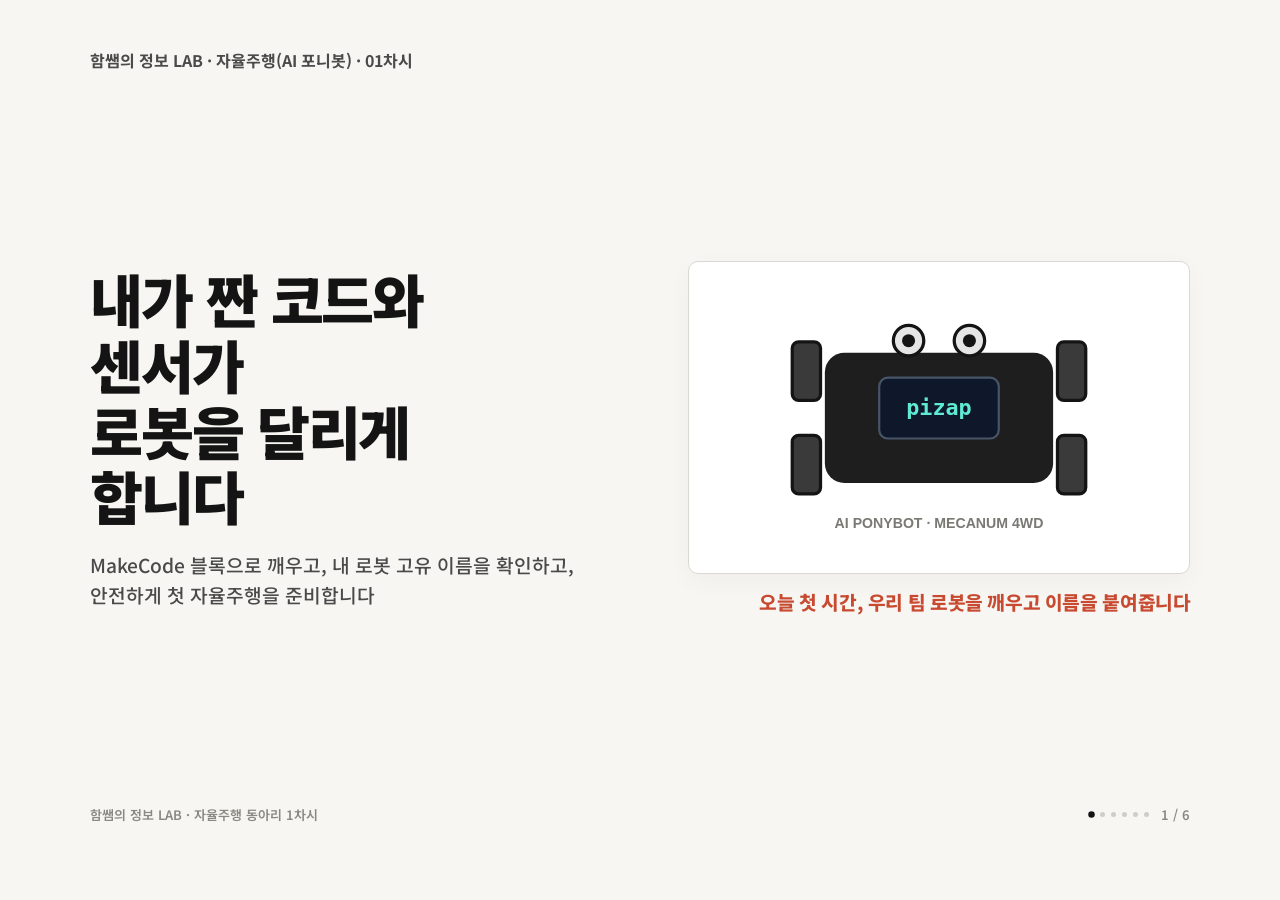
<file: ponybot_part1.html>
<!DOCTYPE html>
<html lang="ko">
<head>
  <meta charset="UTF-8" />
  <meta name="viewport" content="width=device-width, initial-scale=1.0" />
  <title>자율주행(AI 포니봇) 1차시 교안 — 함쌤의 정보 LAB</title>
  <link rel="preconnect" href="https://fonts.googleapis.com" />
  <link rel="preconnect" href="https://fonts.gstatic.com" crossorigin />
  <link href="https://fonts.googleapis.com/css2?family=Inter:wght@400;600;700;800&family=JetBrains+Mono:wght@500;700&family=Noto+Sans+KR:wght@400;500;700;800;900&family=Noto+Serif+KR:wght@500;700;900&display=swap" rel="stylesheet" />
  <link rel="stylesheet" href="./deck-common.css" />
</head>
<body data-filename="ponybot_part1.html" data-home="./ponybot_main.html" data-deck-title="01차시 슬라이드 목록">

  <main class="deck-stage">

    <!-- SLIDE 1: COVER -->
    <section class="slide active" data-title="표지 · 피지컬 AI와 포니봇 첫 만남">
      <div class="slide-kicker-cover anim-node editable-text">함쌤의 정보 LAB · 자율주행(AI 포니봇) · 01차시</div>

      <div class="cover-grid">
        <div>
          <h1 class="cover-title anim-node editable-text">
            내가 짠 코드와<br />
            센서가<br />
            로봇을 달리게<br />
            합니다
          </h1>
          <p class="cover-sub anim-node editable-text">
            MakeCode 블록으로 깨우고, 내 로봇 고유 이름을 확인하고,<br />
            안전하게 첫 자율주행을 준비합니다
          </p>
        </div>

        <div class="cover-visual-col anim-node">
          <div class="img-slot" data-img-slot="ponybot-hero">
            <svg viewBox="0 0 400 250" fill="none" xmlns="http://www.w3.org/2000/svg">
              <rect x="95" y="65" width="210" height="120" rx="18" fill="#1E1E1E" />
              <rect x="65" y="55" width="26" height="54" rx="6" fill="#3A3A3A" stroke="#141414" stroke-width="3"/>
              <rect x="309" y="55" width="26" height="54" rx="6" fill="#3A3A3A" stroke="#141414" stroke-width="3"/>
              <rect x="65" y="141" width="26" height="54" rx="6" fill="#3A3A3A" stroke="#141414" stroke-width="3"/>
              <rect x="309" y="141" width="26" height="54" rx="6" fill="#3A3A3A" stroke="#141414" stroke-width="3"/>
              <rect x="145" y="88" width="110" height="56" rx="8" fill="#0F172A" stroke="#475569" stroke-width="2"/>
              <text x="200" y="122" fill="#5EEAD4" font-family="monospace" font-size="20" font-weight="bold" text-anchor="middle">pizap</text>
              <circle cx="172" cy="54" r="14" fill="#E5E5E5" stroke="#141414" stroke-width="3"/>
              <circle cx="172" cy="54" r="6" fill="#141414"/>
              <circle cx="228" cy="54" r="14" fill="#E5E5E5" stroke="#141414" stroke-width="3"/>
              <circle cx="228" cy="54" r="6" fill="#141414"/>
              <text x="200" y="226" fill="#7A7974" font-family="sans-serif" font-size="13" font-weight="700" text-anchor="middle">AI PONYBOT · MECANUM 4WD</text>
            </svg>
            <div class="edit-overlay">
              <span>📷 이미지 교체</span>
              <span style="font-size:12px; font-weight:500;">클릭 후 Ctrl+V 붙여넣기 또는 파일 드래그</span>
            </div>
          </div>
          <div class="accent-caption editable-text">오늘 첫 시간, 우리 팀 로봇을 깨우고 이름을 붙여줍니다</div>
        </div>
      </div>

      <div class="slide-bottom-bar">
        <span class="editable-text">함쌤의 정보 LAB · 자율주행 동아리 1차시</span>
        <div class="mini-dots" data-dots></div>
      </div>
    </section>

    <!-- SLIDE 2: 4-STAGE PIPELINE -->
    <section class="slide" data-title="핵심 원리 · 피지컬 AI의 4단계">
      <div class="slide-top-title anim-node editable-text">피지컬 AI의 <span class="hl">4단계</span></div>

      <div class="content-center">
        <div class="center-subtitle anim-node editable-text">포니봇이 스스로 달리는 순서</div>

        <div class="circle-flow">
          <div class="flow-node anim-node">
            <div class="flow-circle editable-text">👁️</div>
            <div class="flow-label editable-text">1. 감지하고</div>
            <p class="flow-desc editable-text">초음파·빛·카메라 센서로 주변 거리를 숫자로 읽습니다</p>
          </div>
          <div class="flow-node anim-node">
            <div class="flow-circle editable-text">🧠</div>
            <div class="flow-label editable-text">2. 학습하고</div>
            <p class="flow-desc editable-text">수많은 데이터 속에서 표지판과 길의 패턴을 익힙니다</p>
          </div>
          <div class="flow-node anim-node">
            <div class="flow-circle editable-text">⚡</div>
            <div class="flow-label editable-text">3. 판단해서</div>
            <p class="flow-desc editable-text">장애물이 가까우면 멈추고, 빈 곳으로 회전할지 정합니다</p>
          </div>
          <div class="flow-node anim-node">
            <div class="flow-circle editable-text">🛞</div>
            <div class="flow-label editable-text">4. 행동하기</div>
            <p class="flow-desc editable-text">4개의 메카넘휠 모터와 LED·OLED로 실제 움직입니다</p>
          </div>
        </div>

        <div class="takeaway-strip anim-node">
          <p class="editable-text" style="font-size: 16px; color: var(--ink-sub); margin-bottom: 4px;">사람이 리모컨을 누르지 않아도 네 단계가 1초에 수십 번 반복됩니다.</p>
          <div class="takeaway-main editable-text">우리 손으로 이 4단계를 직접 설계합니다.</div>
        </div>
      </div>

      <div class="slide-bottom-bar">
        <span class="editable-text">함쌤의 정보 LAB · 자율주행 동아리 1차시</span>
        <div class="mini-dots" data-dots></div>
      </div>
    </section>

    <!-- SLIDE 3: HARDWARE -->
    <section class="slide" data-title="하드웨어 · 포니봇을 움직이는 핵심 장치">
      <div class="slide-top-title anim-node editable-text">포니봇은 어떤 부품으로 <span class="hl">보고 움직일까요?</span></div>

      <div class="content-center">
        <div class="cards-grid-2">
          <div>
            <ul class="hw-list">
              <li class="anim-node"><span class="hw-badge">1</span><span class="editable-text"><strong>micro:bit V2 두뇌:</strong> 코드를 기억하고 명령을 내리는 초소형 보드</span></li>
              <li class="anim-node"><span class="hw-badge">2</span><span class="editable-text"><strong>전방 초음파 센서:</strong> 앞쪽 벽이나 장애물까지의 거리(cm) 측정</span></li>
              <li class="anim-node"><span class="hw-badge">3</span><span class="editable-text"><strong>하단 라인·컬러 센서:</strong> 바닥의 검은 주행선과 색상 인식</span></li>
              <li class="anim-node"><span class="hw-badge">4</span><span class="editable-text"><strong>45° 메카넘휠 4개:</strong> 전후좌우 게걸음과 제자리 회전까지 가능</span></li>
              <li class="anim-node"><span class="hw-badge">5</span><span class="editable-text"><strong>OLED 디스플레이:</strong> 고유 이름과 센서 수치를 글자로 표시</span></li>
            </ul>
          </div>

          <div class="img-slot anim-node" data-img-slot="hardware-blueprint" style="aspect-ratio: auto; min-height: 270px;">
            <svg viewBox="0 0 400 260" fill="none" xmlns="http://www.w3.org/2000/svg">
              <rect x="115" y="55" width="170" height="150" rx="14" fill="#F4F4F0" stroke="#141414" stroke-width="2.5"/>
              <rect x="155" y="100" width="90" height="60" rx="6" fill="#141414"/>
              <text x="200" y="135" fill="#FFFFFF" font-family="sans-serif" font-size="12" font-weight="700" text-anchor="middle">micro:bit V2</text>
              <circle cx="178" cy="48" r="10" fill="#FFFFFF" stroke="#141414" stroke-width="2"/>
              <circle cx="222" cy="48" r="10" fill="#FFFFFF" stroke="#141414" stroke-width="2"/>
              <circle cx="200" cy="130" r="14" fill="#C84B31"/>
              <text x="200" y="135" fill="#FFFFFF" font-family="sans-serif" font-size="12" font-weight="800" text-anchor="middle">1</text>
              <circle cx="200" cy="30" r="12" fill="#C84B31"/>
              <text x="200" y="34" fill="#FFFFFF" font-family="sans-serif" font-size="11" font-weight="800" text-anchor="middle">2</text>
              <circle cx="88" cy="95" r="12" fill="#C84B31"/>
              <text x="88" y="99" fill="#FFFFFF" font-family="sans-serif" font-size="11" font-weight="800" text-anchor="middle">4</text>
              <text x="200" y="236" fill="#7A7974" font-family="sans-serif" font-size="12" font-weight="700" text-anchor="middle">포니봇 부품 배치도 (편집 모드에서 실물 사진 교체 가능)</text>
            </svg>
            <div class="edit-overlay">
              <span>📷 하드웨어 사진 교체</span>
              <span style="font-size:12px; font-weight:500;">클릭 후 Ctrl+V 붙여넣기 또는 파일 드래그</span>
            </div>
          </div>
        </div>
      </div>

      <div class="slide-bottom-bar">
        <span class="editable-text">함쌤의 정보 LAB · 자율주행 동아리 1차시</span>
        <div class="mini-dots" data-dots></div>
      </div>
    </section>

    <!-- SLIDE 4: SAFETY RULE -->
    <section class="slide" data-title="안전 수칙 · USB 연결 전 반드시 확인할 것">
      <div class="slide-top-title anim-node editable-text">코드를 넣기 전에 <span class="hl">전원 스위치</span>부터 확인합니다</div>

      <div class="content-center">
        <div class="cards-grid-2">
          <div class="ed-card dark anim-node">
            <div class="ed-icon editable-text">⚠️</div>
            <div class="ed-card-title editable-text">USB 연결 시 포니봇 전원 OFF</div>
            <p class="ed-card-text editable-text">
              포니봇 본체 스위치가 켜진 채로 노트북과 USB 케이블을 연결하면 전원 충돌이 생길 수 있습니다.<br /><br />
              코드를 내려받을 때는 <strong>반드시 포니봇 전원을 끄고</strong> 연결하세요.
            </p>
          </div>

          <div class="ed-card anim-node">
            <div class="ed-icon editable-text">🔌</div>
            <div class="ed-card-title editable-text">올바른 다운로드 4단계 순서</div>
            <p class="ed-card-text editable-text">
              <strong>1단계:</strong> 포니봇 전원 스위치 OFF 확인<br />
              <strong>2단계:</strong> 마이크로비트에 USB 케이블 연결<br />
              <strong>3단계:</strong> MakeCode에서 다운로드 완료<br />
              <strong>4단계:</strong> USB 분리 후 전원 ON으로 실행!
            </p>
          </div>
        </div>
      </div>

      <div class="slide-bottom-bar">
        <span class="editable-text">함쌤의 정보 LAB · 자율주행 동아리 1차시</span>
        <div class="mini-dots" data-dots></div>
      </div>
    </section>

    <!-- SLIDE 5: MAKECODE FIRST CODING -->
    <section class="slide" data-title="첫 실습 · MakeCode로 내 로봇 깨우기">
      <div class="slide-top-title anim-node editable-text">MakeCode에서 <span class="hl">첫 표정</span>을 띄워 봅시다</div>

      <div class="content-center">
        <div class="cards-grid-3">
          <div class="ed-card anim-node">
            <div class="ed-icon editable-text">🌐</div>
            <div class="ed-card-title editable-text">1. MakeCode 접속</div>
            <p class="ed-card-text editable-text">크롬 브라우저에서 <strong>makecode.microbit.org</strong>에 접속해 새 프로젝트를 만듭니다.</p>
          </div>

          <div class="ed-card anim-node">
            <div class="ed-icon editable-text">🧩</div>
            <div class="ed-card-title editable-text">2. 블록 조립 &amp; 가상 테스트</div>
            <p class="ed-card-text editable-text"><strong>[시작하면]</strong> 블록 안에 <strong>[아이콘 출력]</strong>을 넣고, 왼쪽 가상 시뮬레이터에서 먼저 확인합니다.</p>
          </div>

          <div class="ed-card anim-node">
            <div class="ed-icon editable-text">⬇️</div>
            <div class="ed-card-title editable-text">3. 내 로봇으로 다운로드</div>
            <p class="ed-card-text editable-text">전원 OFF 상태를 확인한 뒤 USB를 연결하고 다운로드 버튼을 눌러 LED에 불이 들어오는지 확인합니다.</p>
          </div>
        </div>
      </div>

      <div class="slide-bottom-bar">
        <span class="editable-text">함쌤의 정보 LAB · 자율주행 동아리 1차시</span>
        <div class="mini-dots" data-dots></div>
      </div>
    </section>

    <!-- SLIDE 6: OLED UNIQUE NAME -->
    <section class="slide" data-title="마무리 미션 · OLED에서 5자리 이름 찾기">
      <div class="slide-top-title anim-node editable-text">우리 팀 로봇만의 <span class="hl">5자리 고유 이름</span>을 확인합니다</div>

      <div class="content-center">
        <div class="metric-row anim-node">
          <div class="metric-box">
            <div class="metric-big muted editable-text">5×5 LED</div>
            <div class="metric-caption editable-text">글자가 흘러가서 헷갈림</div>
          </div>

          <div style="font-size: 30px; color: #9e9c96;">→</div>

          <div class="oled-box dark">
            <div class="oled-sub">PONYBOT OLED DISPLAY</div>
            <div class="oled-name editable-text">pizap</div>
          </div>
        </div>

        <div class="takeaway-strip anim-node">
          <div class="takeaway-badge editable-text">오늘의 최종 미션</div>
          <div class="takeaway-main editable-text">포니봇 전원을 켜고 OLED 화면의 5글자를 견출지에 적어 붙여주세요.</div>
          <p class="editable-text" style="font-size: 15px; color: var(--ink-sub); margin-top: 8px;">다음 시간에는 이 로봇으로 메카넘휠 8방향 주행을 시작합니다.</p>
        </div>
      </div>

      <div class="slide-bottom-bar">
        <span class="editable-text">함쌤의 정보 LAB · 자율주행 동아리 1차시</span>
        <div class="mini-dots" data-dots></div>
      </div>
    </section>

  </main>

  <script src="./deck-editor.js"></script>
</body>
</html>
</file>
<file: deck-common.css>
/* ==========================================================================
   함쌤의 정보 LAB — 공통 웹 교안 스타일 & 교사 편집기 UI (deck-common.css)
   모든 차시 교안(ponybot_part1.html, part2.html 등)이 공통으로 불러옵니다.
   ========================================================================== */

:root {
  --bg-paper: #f7f6f2;
  --ink: #141414;
  --ink-sub: #4a4a4a;
  --ink-muted: #8a8882;
  --accent: #c84b31;
  --highlight-yellow: rgba(250, 214, 92, 0.48);
  --line: #dfddd7;
  --dock-bg: rgba(30, 30, 30, 0.92);
  --dock-hover: rgba(255, 255, 255, 0.14);
  --ease-editorial: cubic-bezier(0.22, 1, 0.36, 1);
}

* { box-sizing: border-box; margin: 0; padding: 0; }

html, body {
  width: 100%;
  height: 100%;
  overflow: hidden;
  background-color: var(--bg-paper);
  color: var(--ink);
  font-family: 'Noto Sans KR', 'Inter', -apple-system, sans-serif;
  -webkit-font-smoothing: antialiased;
  user-select: none;
  transition: background-color 0.35s var(--ease-editorial);
}

/* ================= WORKSPACE VIEW (EDIT MODE) ================= */
body.edit-mode {
  user-select: text;
  background-color: #242424;
}

.deck-stage {
  position: relative;
  width: 100vw;
  height: 100vh;
  overflow: hidden;
  background-color: var(--bg-paper);
  transition: width 0.35s var(--ease-editorial),
              height 0.35s var(--ease-editorial),
              margin 0.35s var(--ease-editorial),
              border-radius 0.35s var(--ease-editorial),
              box-shadow 0.35s var(--ease-editorial);
}

body.edit-mode .deck-stage {
  width: calc(100vw - 72px);
  height: calc(100vh - 52px - 102px);
  margin: 68px auto 0;
  border-radius: 14px;
  box-shadow: 0 24px 64px rgba(0, 0, 0, 0.48), 0 0 0 1px rgba(255, 255, 255, 0.08);
}

.slide {
  position: absolute;
  inset: 0;
  padding: 48px 7vw 76px;
  display: flex;
  flex-direction: column;
  justify-content: space-between;
  opacity: 0;
  pointer-events: none;
  transition: opacity 0.42s var(--ease-editorial), padding 0.35s var(--ease-editorial);
}

body.edit-mode .slide { padding: 34px 5vw 36px; overflow-y: auto; }
.slide.active { opacity: 1; pointer-events: auto; }

/* Staggered Editorial Reveal */
.anim-node {
  opacity: 0;
  transform: translateY(16px);
  transition: opacity 0.56s var(--ease-editorial),
              transform 0.56s var(--ease-editorial);
}
.slide.active .anim-node.visible { opacity: 1; transform: translateY(0); }

.hl {
  background: linear-gradient(transparent 52%, var(--highlight-yellow) 52%);
  padding: 0 4px; border-radius: 2px;
}

/* Editable Text Visual Cue */
body.edit-mode .editable-text {
  outline: 1px dashed rgba(20, 20, 20, 0.25);
  outline-offset: 4px; border-radius: 4px; cursor: text;
  transition: outline-color 0.15s ease;
}
body.edit-mode .dark .editable-text { outline-color: rgba(255, 255, 255, 0.35); }
body.edit-mode .editable-text:focus { outline: 2px solid var(--accent); outline-offset: 4px; }

/* Top & Bottom Bars inside Slide */
.slide-top-title {
  font-size: clamp(22px, 2.2vw, 30px); font-weight: 800; letter-spacing: -0.025em;
  color: var(--ink); padding-bottom: 12px; border-bottom: 1px solid var(--line);
}
.slide-kicker-cover { font-size: 16px; font-weight: 700; color: var(--ink-sub); }
.slide-bottom-bar { display: flex; align-items: center; justify-content: space-between; font-size: 13px; font-weight: 600; color: var(--ink-muted); }

.mini-dots { display: flex; align-items: center; gap: 6px; }
.mini-dot { width: 5px; height: 5px; border-radius: 50%; background: #cfcdc7; transition: all 0.25s ease; }
.mini-dot.active { background: var(--ink); transform: scale(1.3); }

/* Cover Layout */
.cover-grid { display: grid; grid-template-columns: 1.05fr 0.95fr; gap: 44px; align-items: center; margin: auto 0; }
.cover-title { font-size: clamp(36px, 4.5vw, 64px); font-weight: 900; line-height: 1.14; letter-spacing: -0.035em; color: var(--ink); margin-bottom: 22px; word-break: keep-all; }
.cover-sub { font-size: clamp(16px, 1.5vw, 21px); font-weight: 500; line-height: 1.55; color: var(--ink-sub); word-break: keep-all; }
.cover-visual-col { display: flex; flex-direction: column; gap: 14px; }
.accent-caption { font-size: clamp(16px, 1.5vw, 20px); font-weight: 800; color: var(--accent); letter-spacing: -0.02em; text-align: right; }

/* Image Frame & Strict Edit-Mode Gating */
.img-slot {
  position: relative; background: #ffffff; border: 1px solid #dad8d2; border-radius: 10px;
  padding: 20px; box-shadow: 0 8px 26px rgba(0, 0, 0, 0.035); aspect-ratio: 16 / 10;
  display: flex; align-items: center; justify-content: center; overflow: hidden; cursor: default;
}
.img-slot img, .img-slot svg { width: 100%; height: 100%; object-fit: contain; display: block; }
.edit-overlay { display: none !important; pointer-events: none; }

body.edit-mode .img-slot { cursor: pointer; border: 2px dashed #141414; }
body.edit-mode .img-slot.selected { border-color: var(--accent); box-shadow: 0 0 0 4px rgba(200, 75, 49, 0.18); }
body.edit-mode .img-slot .edit-overlay {
  display: flex !important; position: absolute; inset: 0;
  background: rgba(20, 20, 20, 0.68); color: #ffffff;
  flex-direction: column; align-items: center; justify-content: center; gap: 6px;
  font-size: 14px; font-weight: 700; opacity: 0; transition: opacity 0.2s ease;
}
body.edit-mode .img-slot:hover .edit-overlay,
body.edit-mode .img-slot.selected .edit-overlay { opacity: 1; }

/* Content Layouts (Auto-Adapting Grids for Add/Delete) */
.content-center { margin: auto 0; display: flex; flex-direction: column; gap: 22px; }
.center-subtitle { text-align: center; font-size: clamp(20px, 2vw, 26px); font-weight: 800; letter-spacing: -0.02em; }

.circle-flow {
  display: grid;
  grid-auto-flow: column;
  grid-auto-columns: minmax(0, 1fr);
  gap: 20px;
  align-items: start;
  padding: 14px 0 6px;
}
.flow-node {
  display: flex; flex-direction: column; align-items: center; text-align: center;
  gap: 10px; position: relative; padding: 8px 6px; border-radius: 12px;
  transition: background 0.15s ease;
}
body.edit-mode .flow-node {
  padding-top: 34px;
  border: 1px dashed rgba(20, 20, 20, 0.14);
}
body.edit-mode .flow-node:hover { background: rgba(20, 20, 20, 0.03); border-color: rgba(20, 20, 20, 0.35); }

.flow-circle {
  width: 106px; height: 106px; flex-shrink: 0; border-radius: 50%;
  background: #ffffff; border: 1.5px solid #2b2b2b;
  display: flex; align-items: center; justify-content: center;
  font-size: 30px; box-shadow: 0 6px 18px rgba(0, 0, 0, 0.03);
  transition: border-radius 0.2s ease, background-color 0.2s ease, border-color 0.2s ease;
}
.flow-node:not(:last-child)::after { content: "→"; position: absolute; right: -16px; top: 50px; font-size: 20px; color: #9e9c96; pointer-events: none; }
body.edit-mode .flow-node:not(:last-child)::after { top: 76px; }

.flow-label { font-size: 18px; font-weight: 800; letter-spacing: -0.02em; }
.flow-desc { font-size: 14px; color: var(--ink-sub); line-height: 1.5; max-width: 220px; word-break: keep-all; }

.cards-grid-3, .cards-grid-2 {
  display: grid;
  grid-auto-flow: column;
  grid-auto-columns: minmax(0, 1fr);
  gap: 20px;
  align-items: stretch;
}

.ed-card {
  position: relative;
  background: #ffffff; border: 1px solid var(--line); border-radius: 12px;
  padding: 22px 20px; display: flex; flex-direction: column; gap: 10px;
  box-shadow: 0 4px 16px rgba(0, 0, 0, 0.02);
  transition: background-color 0.2s ease, border-color 0.2s ease;
}
body.edit-mode .ed-card { padding-top: 38px; }
.ed-card.dark { background: #191919; color: #ffffff; border-color: #191919; }
.ed-icon { font-size: 26px; margin-bottom: 2px; display: inline-block; width: fit-content; }
.ed-card-title { font-size: 20px; font-weight: 800; letter-spacing: -0.02em; line-height: 1.3; }
.ed-card-text { font-size: 15px; line-height: 1.6; color: var(--ink-sub); word-break: keep-all; }
.ed-card.dark .ed-card-text { color: rgba(255, 255, 255, 0.85); }

.hw-list { list-style: none; display: flex; flex-direction: column; gap: 9px; justify-content: center; }
.hw-list li {
  position: relative; background: #ffffff; border: 1px solid var(--line); border-radius: 10px;
  padding: 12px 16px; font-size: 15px; display: flex; align-items: center; gap: 12px;
}
body.edit-mode .hw-list li { padding-right: 40px; }
.hw-badge { width: 26px; height: 26px; flex-shrink: 0; border-radius: 50%; background: var(--ink); color: #ffffff; font-size: 12px; font-weight: 800; display: inline-flex; align-items: center; justify-content: center; }

.takeaway-strip { text-align: center; padding-top: 4px; }
.takeaway-badge { display: inline-block; font-size: 12px; font-weight: 800; color: var(--accent); border: 1px solid rgba(200, 75, 49, 0.35); background: rgba(200, 75, 49, 0.06); padding: 3px 10px; border-radius: 999px; margin-bottom: 8px; }
.takeaway-main { font-size: clamp(18px, 1.9vw, 25px); font-weight: 800; color: var(--accent); letter-spacing: -0.02em; }

.metric-row { display: flex; align-items: center; justify-content: center; gap: 40px; padding: 10px 0; }
.metric-box { text-align: center; }
.metric-big { font-size: clamp(36px, 4.2vw, 56px); font-weight: 900; letter-spacing: -0.03em; line-height: 1.1; }
.metric-big.muted { color: #8c8a84; }
.metric-caption { font-size: 15px; font-weight: 700; margin-top: 8px; color: var(--ink-sub); }
.oled-box { background: #0f1218; border: 4px solid #2a2a2a; border-radius: 12px; padding: 22px 34px; text-align: center; color: #ffffff; box-shadow: 0 12px 30px rgba(0, 0, 0, 0.12); }
.oled-sub { font-family: 'JetBrains Mono', monospace; font-size: 12px; color: #94a3b8; letter-spacing: 0.14em; margin-bottom: 6px; }
.oled-name { font-family: 'JetBrains Mono', monospace; font-size: 46px; font-weight: 800; letter-spacing: 0.2em; color: #ffffff; }

/* ================= UNIVERSAL SHAPE / CARD / LIST EDIT CONTROLS ================= */
.edit-node-controls {
  position: absolute;
  top: 6px;
  right: 8px;
  display: none;
  align-items: center;
  gap: 4px;
  background: rgba(22, 22, 22, 0.88);
  padding: 3px 6px;
  border-radius: 999px;
  z-index: 15;
  box-shadow: 0 4px 12px rgba(0, 0, 0, 0.2);
}
.flow-node .edit-node-controls {
  right: auto;
  left: 50%;
  transform: translateX(-50%);
  top: 4px;
}
body.edit-mode .edit-node-controls { display: inline-flex; }

.enc-btn {
  background: transparent;
  border: none;
  color: #f5f5f5;
  font-size: 11px;
  font-weight: 800;
  padding: 2px 6px;
  border-radius: 999px;
  cursor: pointer;
  font-family: inherit;
  line-height: 1.2;
  transition: background 0.15s ease;
}
.enc-btn:hover { background: rgba(255, 255, 255, 0.22); }
.enc-btn.del { color: #ff8570; }
.enc-btn.del:hover { background: rgba(200, 75, 49, 0.35); color: #ffffff; }

.enc-color {
  width: 18px;
  height: 18px;
  border: 1px solid rgba(255, 255, 255, 0.5);
  border-radius: 50%;
  background: transparent;
  padding: 0;
  cursor: pointer;
  overflow: hidden;
}
.enc-color::-webkit-color-swatch-wrapper { padding: 0; }
.enc-color::-webkit-color-swatch { border: none; border-radius: 50%; }

.hw-del-btn {
  position: absolute;
  right: 8px;
  top: 50%;
  transform: translateY(-50%);
  display: none;
  width: 24px;
  height: 24px;
  border-radius: 50%;
  border: 1px solid rgba(200, 75, 49, 0.35);
  background: #fff5f3;
  color: var(--accent);
  font-size: 12px;
  font-weight: 800;
  cursor: pointer;
  align-items: center;
  justify-content: center;
}
body.edit-mode .hw-del-btn { display: inline-flex; }
.hw-del-btn:hover { background: var(--accent); color: #ffffff; }

.edit-add-wrap {
  display: none;
  justify-content: center;
  margin-top: 8px;
}
body.edit-mode .edit-add-wrap { display: flex; }

.edit-add-btn {
  border: 1.5px dashed rgba(20, 20, 20, 0.35);
  background: rgba(255, 255, 255, 0.75);
  color: var(--ink);
  font-size: 12px;
  font-weight: 800;
  padding: 6px 14px;
  border-radius: 999px;
  cursor: pointer;
  font-family: inherit;
  transition: all 0.15s ease;
}
.edit-add-btn:hover {
  border-color: var(--accent);
  color: var(--accent);
  background: #ffffff;
}

/* ================= FULL-WIDTH FIXED TOP EDITOR BAR ================= */
#editToolbar {
  position: fixed; top: 0; left: 0; right: 0; height: 52px; z-index: 115;
  display: none; align-items: center; justify-content: space-between; gap: 12px;
  background: #161616; color: #ffffff; padding: 0 20px;
  border-bottom: 1px solid rgba(255, 255, 255, 0.1);
  box-shadow: 0 4px 20px rgba(0, 0, 0, 0.3); font-size: 12px; font-weight: 700;
}
body.edit-mode #editToolbar { display: flex; }

.tb-group { display: flex; align-items: center; gap: 7px; }
.edit-status-badge {
  display: inline-flex; align-items: center; gap: 7px; font-size: 12px; font-weight: 800;
  color: #f5f5f5; padding: 5px 10px; border-radius: 999px;
  background: rgba(200, 75, 49, 0.18); border: 1px solid rgba(200, 75, 49, 0.45); white-space: nowrap;
}
.edit-status-dot { width: 7px; height: 7px; border-radius: 50%; background: #ff6b4a; box-shadow: 0 0 8px #ff6b4a; }
.tb-sep { width: 1px; height: 20px; background: rgba(255, 255, 255, 0.16); margin: 0 2px; }

.tb-btn {
  background: rgba(255, 255, 255, 0.08); color: #ffffff; border: none; border-radius: 6px;
  padding: 6px 10px; font-size: 12px; font-weight: 700; cursor: pointer; font-family: inherit;
  display: inline-flex; align-items: center; gap: 4px; white-space: nowrap; transition: background 0.15s ease;
}
.tb-btn:hover { background: rgba(255, 255, 255, 0.2); }
.tb-btn.save { background: var(--accent); padding: 6px 12px; }
.tb-btn.save:hover { background: #b33f27; }
.tb-btn.github { background: #2563eb; padding: 6px 12px; }
.tb-btn.github:hover { background: #1d4ed8; }
.tb-btn:disabled { opacity: 0.55; cursor: wait; }

.tb-select { background: #262626; color: #ffffff; border: 1px solid rgba(255, 255, 255, 0.16); border-radius: 6px; padding: 5px 8px; font-size: 12px; font-family: inherit; cursor: pointer; }
.tb-stepper { display: inline-flex; align-items: center; gap: 3px; background: rgba(255, 255, 255, 0.08); border-radius: 6px; padding: 2px 6px; }
.tb-step-label { font-size: 11px; color: #a3a3a3; margin-right: 2px; }
.tb-step-val { font-size: 11px; min-width: 32px; text-align: center; font-variant-numeric: tabular-nums; }
.tb-step-btn { background: transparent; border: none; color: #ffffff; font-size: 13px; font-weight: 800; cursor: pointer; padding: 2px 5px; border-radius: 4px; }
.tb-step-btn:hover { background: rgba(255, 255, 255, 0.18); }

/* AI Color Popover */
.color-wrap { position: relative; }
#colorPopover {
  position: absolute; top: calc(100% + 10px); left: 0; width: 248px; background: #ffffff; color: #141414;
  border-radius: 12px; padding: 14px; box-shadow: 0 18px 44px rgba(0, 0, 0, 0.28); border: 1px solid var(--line);
  display: none; flex-direction: column; gap: 12px; z-index: 130;
}
#colorPopover.open { display: flex; }
.cp-section-title { font-size: 11px; font-weight: 800; color: var(--ink-muted); display: flex; justify-content: space-between; align-items: center; }
.cp-ai-grid { display: grid; grid-template-columns: repeat(2, 1fr); gap: 6px; }
.cp-swatch-btn { display: flex; align-items: center; gap: 7px; padding: 6px 8px; border: 1px solid var(--line); border-radius: 8px; background: #fafafa; cursor: pointer; font-size: 12px; font-weight: 700; color: #141414; font-family: inherit; }
.cp-swatch-btn:hover { border-color: #141414; background: #f0efe9; }
.cp-dot { width: 14px; height: 14px; border-radius: 50%; border: 1px solid rgba(0, 0, 0, 0.15); flex-shrink: 0; }
.cp-custom-row { display: flex; align-items: center; justify-content: space-between; gap: 8px; padding-top: 8px; border-top: 1px solid var(--line); }
.cp-custom-row input[type="color"] { width: 36px; height: 28px; border: none; background: none; cursor: pointer; }

/* Toast & Modals */
#toastNotice {
  position: fixed; top: 66px; left: 50%; transform: translateX(-50%) translateY(-10px); z-index: 160;
  background: #141414; color: #ffffff; padding: 10px 18px; border-radius: 999px; font-size: 13px; font-weight: 700;
  box-shadow: 0 12px 28px rgba(0, 0, 0, 0.28); opacity: 0; pointer-events: none; transition: opacity 0.25s ease, transform 0.25s ease;
}
#toastNotice.show { opacity: 1; transform: translateX(-50%) translateY(0); }

.modal-backdrop { position: fixed; inset: 0; background: rgba(0, 0, 0, 0.48); backdrop-filter: blur(4px); z-index: 140; display: none; align-items: center; justify-content: center; padding: 20px; }
.modal-backdrop.open { display: flex; }

.auth-card { width: 100%; max-width: 390px; background: #ffffff; border-radius: 16px; padding: 28px 24px; box-shadow: 0 24px 60px rgba(0, 0, 0, 0.25); text-align: center; }
.auth-card.shake { animation: shake 0.34s ease; }
@keyframes shake { 0%, 100% { transform: translateX(0); } 25% { transform: translateX(-8px); } 75% { transform: translateX(8px); } }

.auth-input { width: 100%; margin: 16px 0 8px; padding: 12px; font-size: 20px; font-weight: 800; letter-spacing: 0.35em; text-align: center; border: 1.5px solid var(--line); border-radius: 10px; outline: none; font-family: inherit; }
.auth-input:focus { border-color: var(--ink); }
.auth-error { min-height: 18px; font-size: 12px; font-weight: 700; color: var(--accent); margin-bottom: 12px; }
.auth-actions { display: grid; grid-template-columns: 1fr 1fr; gap: 8px; }
.auth-btn { padding: 10px; border-radius: 8px; border: 1px solid var(--line); background: #f4f4f2; font-weight: 700; cursor: pointer; font-family: inherit; }
.auth-btn.primary { background: var(--ink); color: #ffffff; border-color: var(--ink); }
.auth-btn.danger { background: #fff5f3; color: var(--accent); border-color: rgba(200, 75, 49, 0.35); margin-top: 8px; width: 100%; }

.gh-form { text-align: left; display: flex; flex-direction: column; gap: 10px; margin: 16px 0 18px; }
.gh-field label { display: block; font-size: 12px; font-weight: 700; color: var(--ink-sub); margin-bottom: 4px; }
.gh-field input { width: 100%; padding: 9px 11px; border: 1.5px solid var(--line); border-radius: 8px; font-size: 13px; font-family: inherit; outline: none; }
.gh-field input:focus { border-color: var(--ink); }
.gh-note { font-size: 11px; color: var(--ink-muted); line-height: 1.45; background: #f7f6f2; padding: 9px 11px; border-radius: 8px; }

/* Drawing Canvas, Curtain, Index Modal, Dock */
#drawCanvas { position: fixed; inset: 0; width: 100vw; height: 100vh; z-index: 40; pointer-events: none; }
#drawCanvas.drawing { pointer-events: auto; cursor: crosshair; }

#curtainOverlay { position: fixed; inset: 0; background: #111111; color: #ffffff; z-index: 80; display: none; flex-direction: column; align-items: center; justify-content: center; gap: 10px; }
#curtainOverlay.open { display: flex; }

#indexModal { position: fixed; inset: 0; background: rgba(0, 0, 0, 0.42); backdrop-filter: blur(4px); z-index: 90; display: none; align-items: center; justify-content: center; padding: 24px; }
#indexModal.open { display: flex; }
.index-sheet { width: 100%; max-width: 680px; background: #ffffff; border-radius: 16px; padding: 28px; box-shadow: 0 24px 60px rgba(0, 0, 0, 0.22); }
.index-header { display: flex; justify-content: space-between; align-items: center; padding-bottom: 14px; border-bottom: 1px solid var(--line); margin-bottom: 16px; }
.index-list { display: grid; grid-template-columns: 1fr 1fr; gap: 10px; }
.index-item { text-align: left; padding: 14px 16px; border: 1px solid var(--line); border-radius: 10px; background: #fafafa; cursor: pointer; display: flex; align-items: center; gap: 12px; transition: all 0.15s ease; }
.index-item:hover, .index-item.current { background: #141414; color: #ffffff; border-color: #141414; }
.index-num { font-size: 12px; font-weight: 800; opacity: 0.65; }
.index-title { font-size: 14px; font-weight: 700; }

.floating-dock {
  position: fixed; bottom: 18px; left: 50%; transform: translateX(-50%) translateY(0); z-index: 100;
  background: var(--dock-bg); backdrop-filter: blur(12px); color: #f5f5f5; border-radius: 999px;
  padding: 8px 18px; display: flex; align-items: center; gap: 4px;
  box-shadow: 0 12px 32px rgba(0, 0, 0, 0.28); border: 1px solid rgba(255, 255, 255, 0.1);
  opacity: 1; transition: opacity 0.35s ease, transform 0.35s ease;
}
.floating-dock.dock-hidden { opacity: 0; transform: translateX(-50%) translateY(14px); pointer-events: none; }
.dock-nav { display: flex; align-items: center; gap: 8px; padding-right: 8px; }
.dock-counter { font-size: 13px; font-weight: 700; font-variant-numeric: tabular-nums; min-width: 42px; text-align: center; color: #ffffff; }
.dock-divider { width: 1px; height: 22px; background: rgba(255, 255, 255, 0.16); margin: 0 6px; }
.dock-btn { background: transparent; border: none; color: #e5e5e5; padding: 5px 10px; border-radius: 8px; cursor: pointer; display: flex; flex-direction: column; align-items: center; justify-content: center; gap: 2px; transition: background 0.15s ease, color 0.15s ease; font-family: inherit; text-decoration: none; }
.dock-btn:hover { background: var(--dock-hover); color: #ffffff; }
.dock-btn.active { background: #ffffff; color: #141414; }
.dock-label { font-size: 12px; font-weight: 600; line-height: 1.1; white-space: nowrap; }
.dock-key { font-size: 9px; font-weight: 700; opacity: 0.55; line-height: 1; }

@media (max-width: 1024px) {
  #editToolbar { height: auto; padding: 8px 14px; flex-wrap: wrap; }
  body.edit-mode .deck-stage { width: calc(100vw - 28px); height: calc(100vh - 96px - 90px); margin-top: 96px; }
}
@media (max-width: 860px) {
  .cover-grid, .cards-grid-3, .cards-grid-2, .index-list { grid-auto-flow: row; grid-template-columns: 1fr; }
  .circle-flow { grid-auto-flow: row; grid-template-columns: 1fr 1fr; }
  .flow-node::after { display: none; }
  .slide { padding: 28px 20px 68px; }
}


/* ================= EMOJI PICKER POPOVER & ICON EDITING ================= */
body.edit-mode .ed-icon,
body.edit-mode .flow-circle {
  cursor: pointer;
  position: relative;
}
body.edit-mode .ed-icon {
  min-width: 34px;
  min-height: 34px;
  display: inline-flex;
  align-items: center;
  justify-content: center;
  border-radius: 8px;
  padding: 2px 6px;
}
body.edit-mode .ed-icon:hover,
body.edit-mode .flow-circle:hover {
  outline: 2px solid var(--accent);
  outline-offset: 3px;
}
body.edit-mode .ed-icon:empty::before,
body.edit-mode .flow-circle:empty::before {
  content: "+";
  font-size: 16px;
  font-weight: 800;
  color: var(--ink-muted);
}

#emojiPopover {
  position: fixed;
  width: 288px;
  background: #ffffff;
  color: #141414;
  border: 1px solid var(--line);
  border-radius: 14px;
  padding: 14px;
  box-shadow: 0 20px 50px rgba(0, 0, 0, 0.28);
  z-index: 155;
  display: none;
  flex-direction: column;
  gap: 10px;
}
#emojiPopover.open { display: flex; }

.ep-header {
  display: flex;
  align-items: center;
  justify-content: space-between;
  font-size: 12px;
  font-weight: 800;
  color: var(--ink);
}
.ep-close {
  border: none;
  background: none;
  font-size: 15px;
  cursor: pointer;
  color: var(--ink-muted);
  padding: 2px 4px;
}
.ep-close:hover { color: var(--ink); }

.ep-input-row {
  display: flex;
  gap: 6px;
  align-items: center;
}
.ep-input {
  flex: 1;
  padding: 7px 10px;
  border: 1.5px solid var(--line);
  border-radius: 8px;
  font-size: 15px;
  font-family: inherit;
  outline: none;
}
.ep-input:focus { border-color: var(--ink); }

.ep-clear-btn {
  padding: 7px 10px;
  border-radius: 8px;
  border: 1px solid rgba(200, 75, 49, 0.35);
  background: #fff5f3;
  color: var(--accent);
  font-size: 11px;
  font-weight: 800;
  cursor: pointer;
  font-family: inherit;
  white-space: nowrap;
}
.ep-clear-btn:hover { background: var(--accent); color: #ffffff; }

.ep-size-row {
  display: flex;
  align-items: center;
  justify-content: space-between;
  font-size: 12px;
  font-weight: 700;
  color: var(--ink-sub);
  background: #f7f6f2;
  padding: 6px 10px;
  border-radius: 8px;
}
.ep-size-btns {
  display: inline-flex;
  align-items: center;
  gap: 6px;
}
.ep-size-btn {
  width: 24px;
  height: 24px;
  border-radius: 6px;
  border: 1px solid var(--line);
  background: #ffffff;
  font-size: 14px;
  font-weight: 800;
  cursor: pointer;
  display: inline-flex;
  align-items: center;
  justify-content: center;
}
.ep-size-btn:hover { border-color: var(--ink); }

.ep-grid {
  display: grid;
  grid-template-columns: repeat(6, 1fr);
  gap: 4px;
  max-height: 176px;
  overflow-y: auto;
}
.ep-item {
  border: 1px solid transparent;
  background: #f7f6f2;
  border-radius: 8px;
  height: 36px;
  font-size: 19px;
  cursor: pointer;
  display: flex;
  align-items: center;
  justify-content: center;
  transition: transform 0.12s ease, background 0.12s ease, border-color 0.12s ease;
}
.ep-item:hover {
  background: #ffffff;
  border-color: var(--ink);
  transform: scale(1.1);
}

/* ================= FREE CORNER-DRAG RESIZE HANDLE ================= */
.resize-handle {
  position: absolute;
  right: 4px;
  bottom: 4px;
  width: 18px;
  height: 18px;
  display: none;
  cursor: nwse-resize;
  z-index: 20;
  border-radius: 4px;
  background: linear-gradient(135deg, transparent 45%, rgba(200, 75, 49, 0.85) 45%, rgba(200, 75, 49, 0.85) 60%, transparent 60%, transparent 72%, rgba(200, 75, 49, 0.85) 72%);
  opacity: 0.72;
  transition: opacity 0.15s ease, transform 0.15s ease;
}
body.edit-mode .resize-handle { display: block; }
.resize-handle:hover { opacity: 1; transform: scale(1.15); }
.ed-card.dark .resize-handle {
  background: linear-gradient(135deg, transparent 45%, rgba(255, 123, 97, 0.95) 45%, rgba(255, 123, 97, 0.95) 60%, transparent 60%, transparent 72%, rgba(255, 123, 97, 0.95) 72%);
}
</file>
